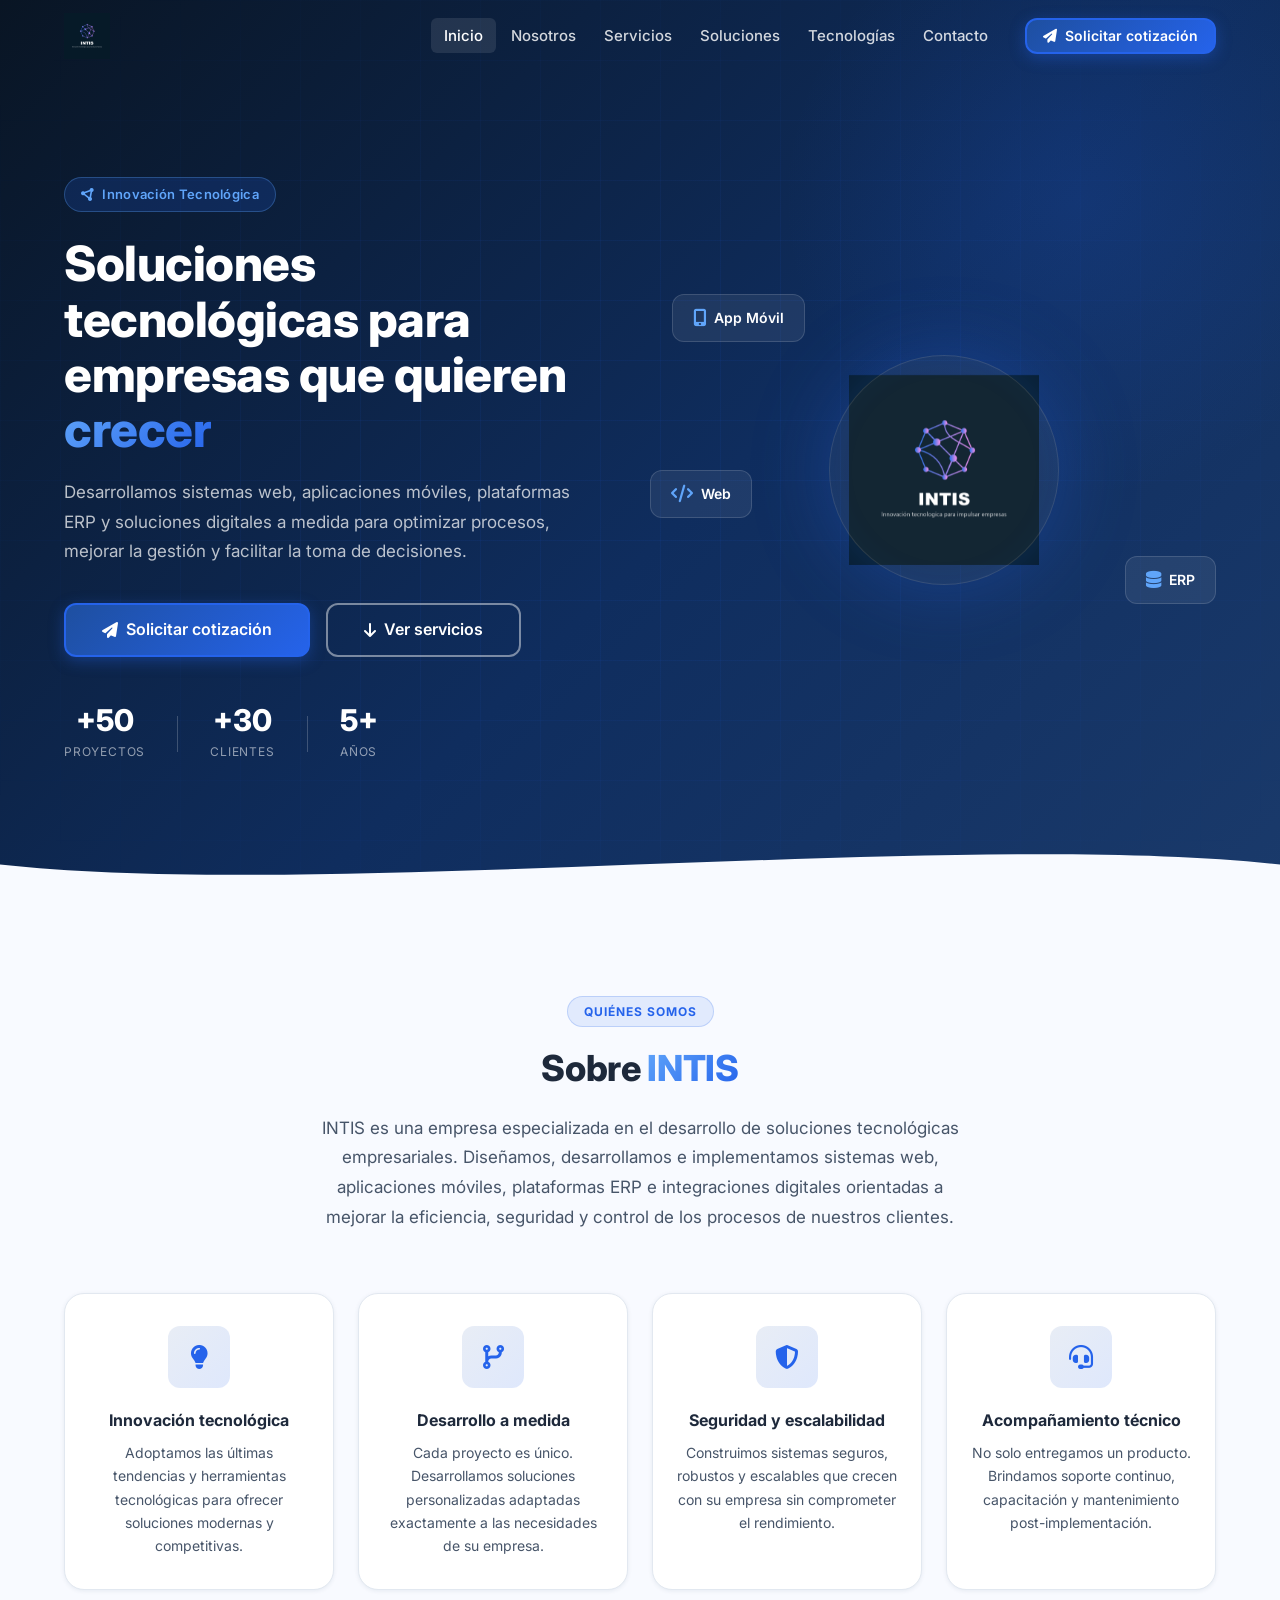
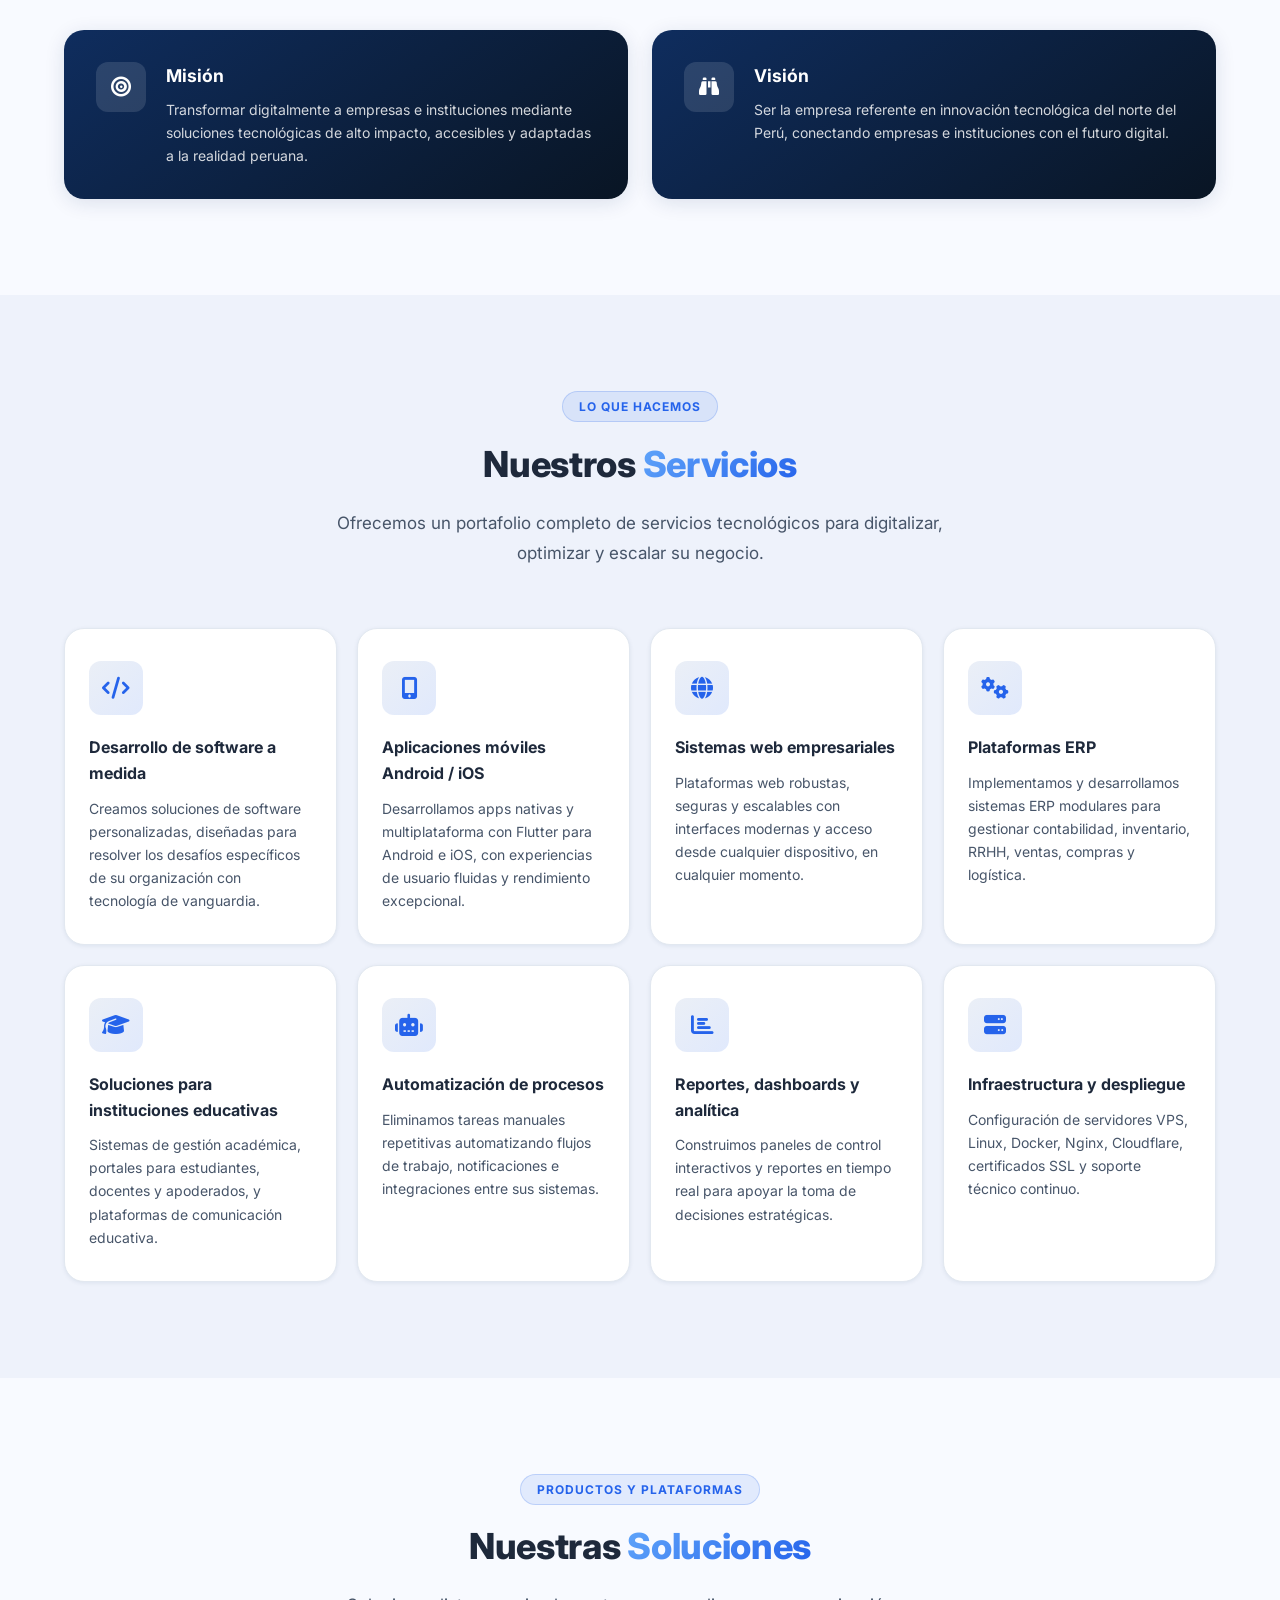
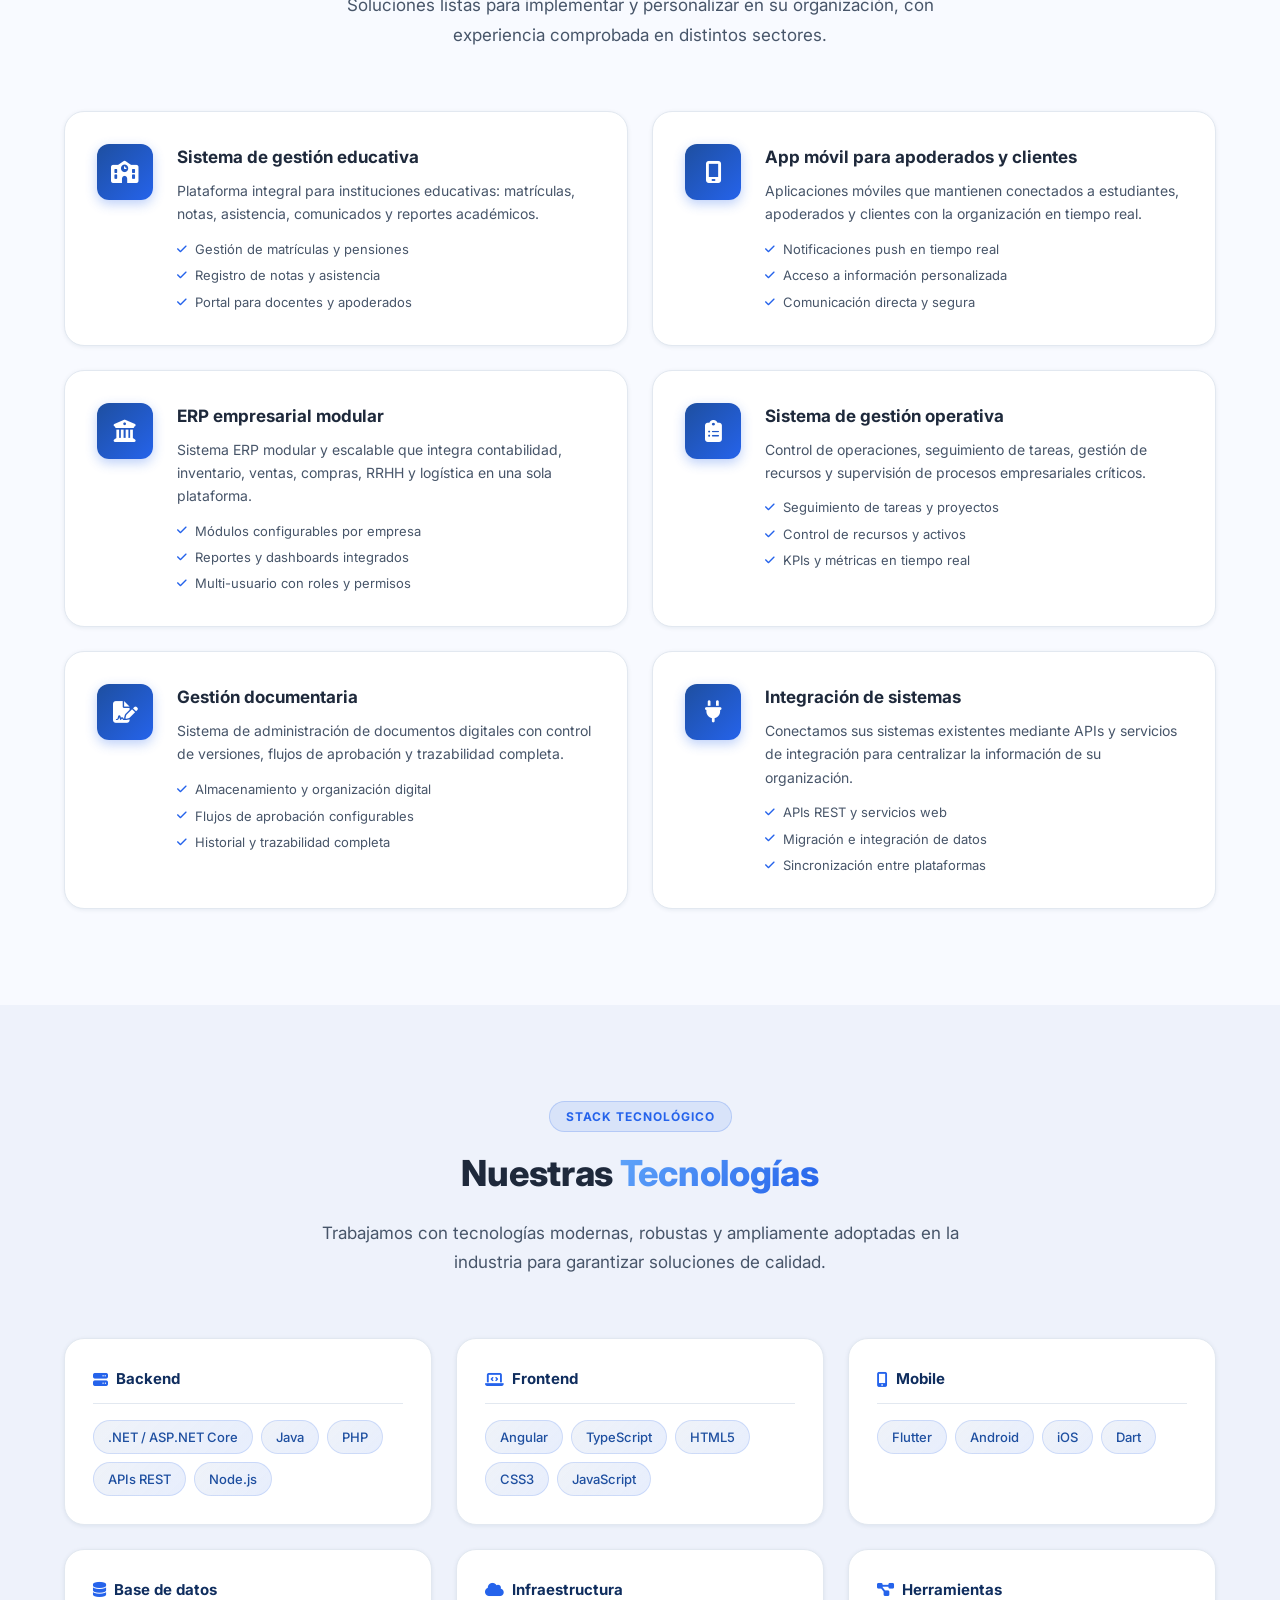
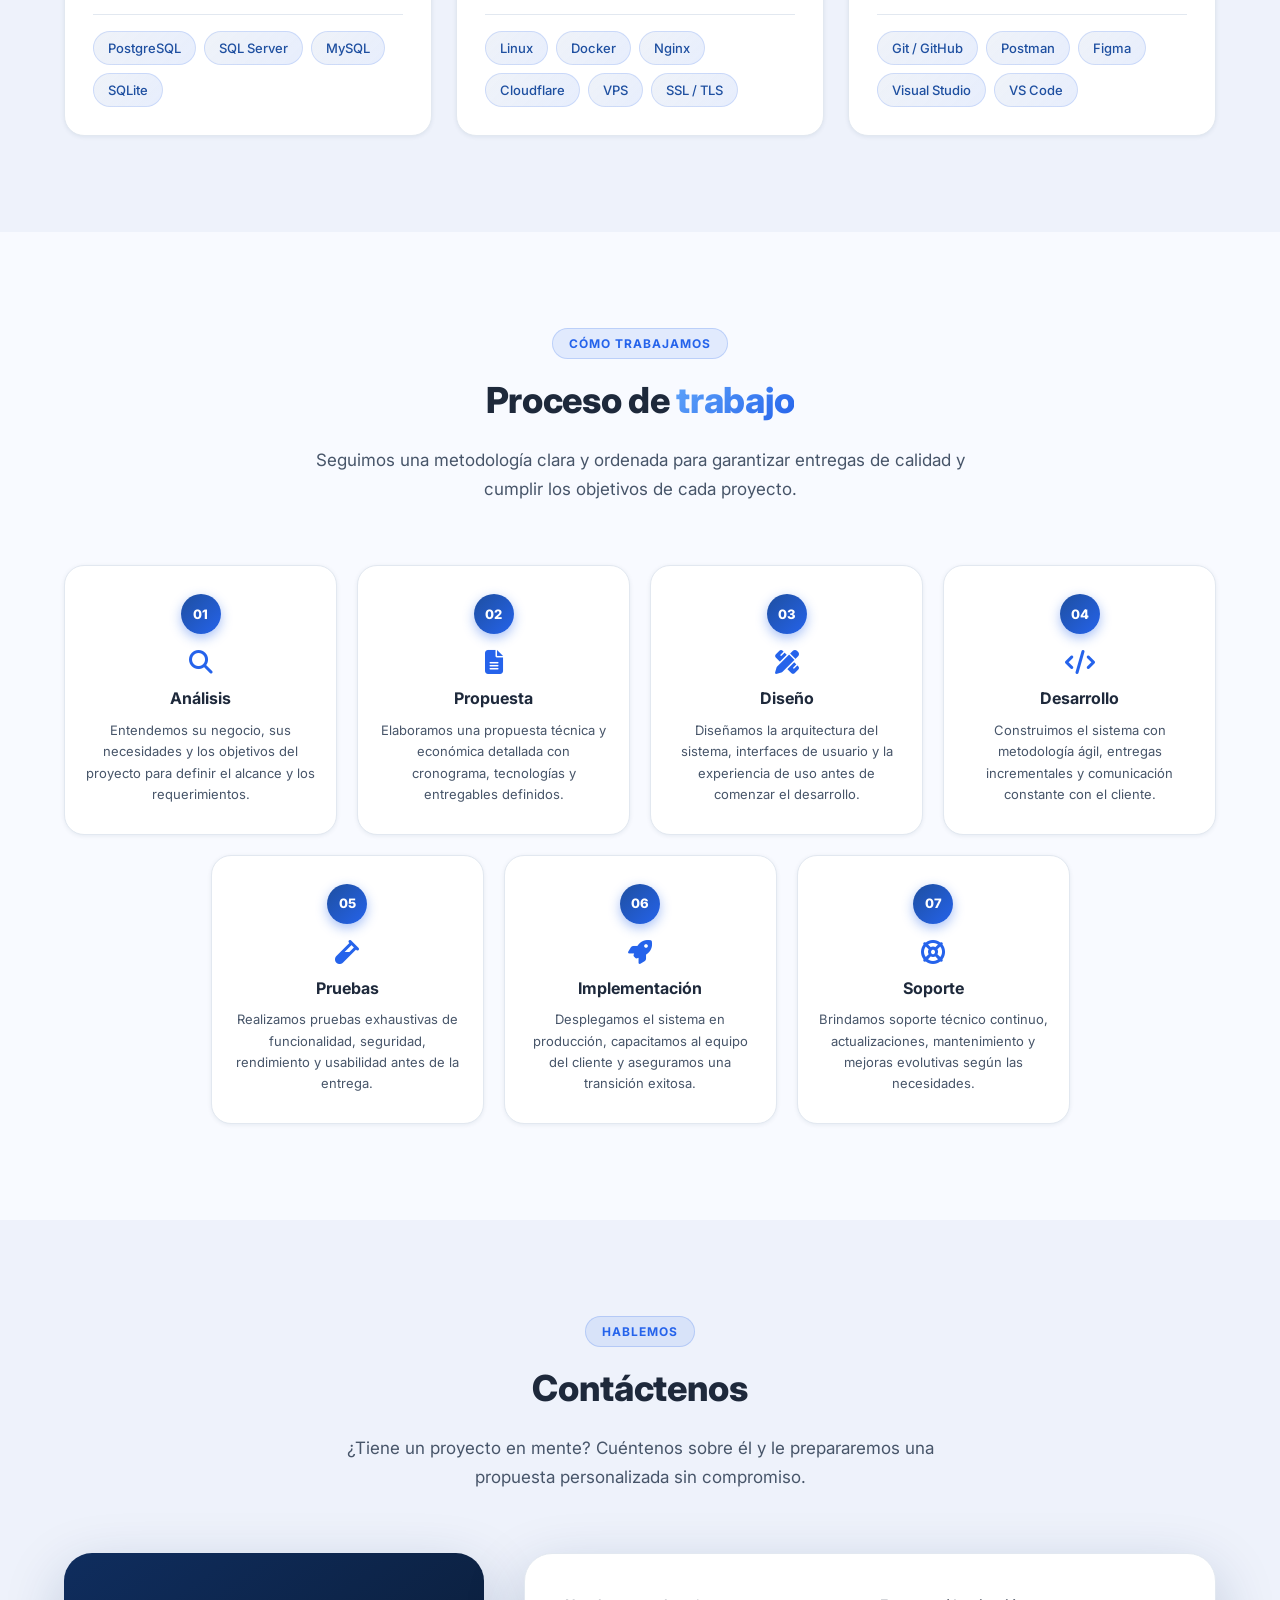
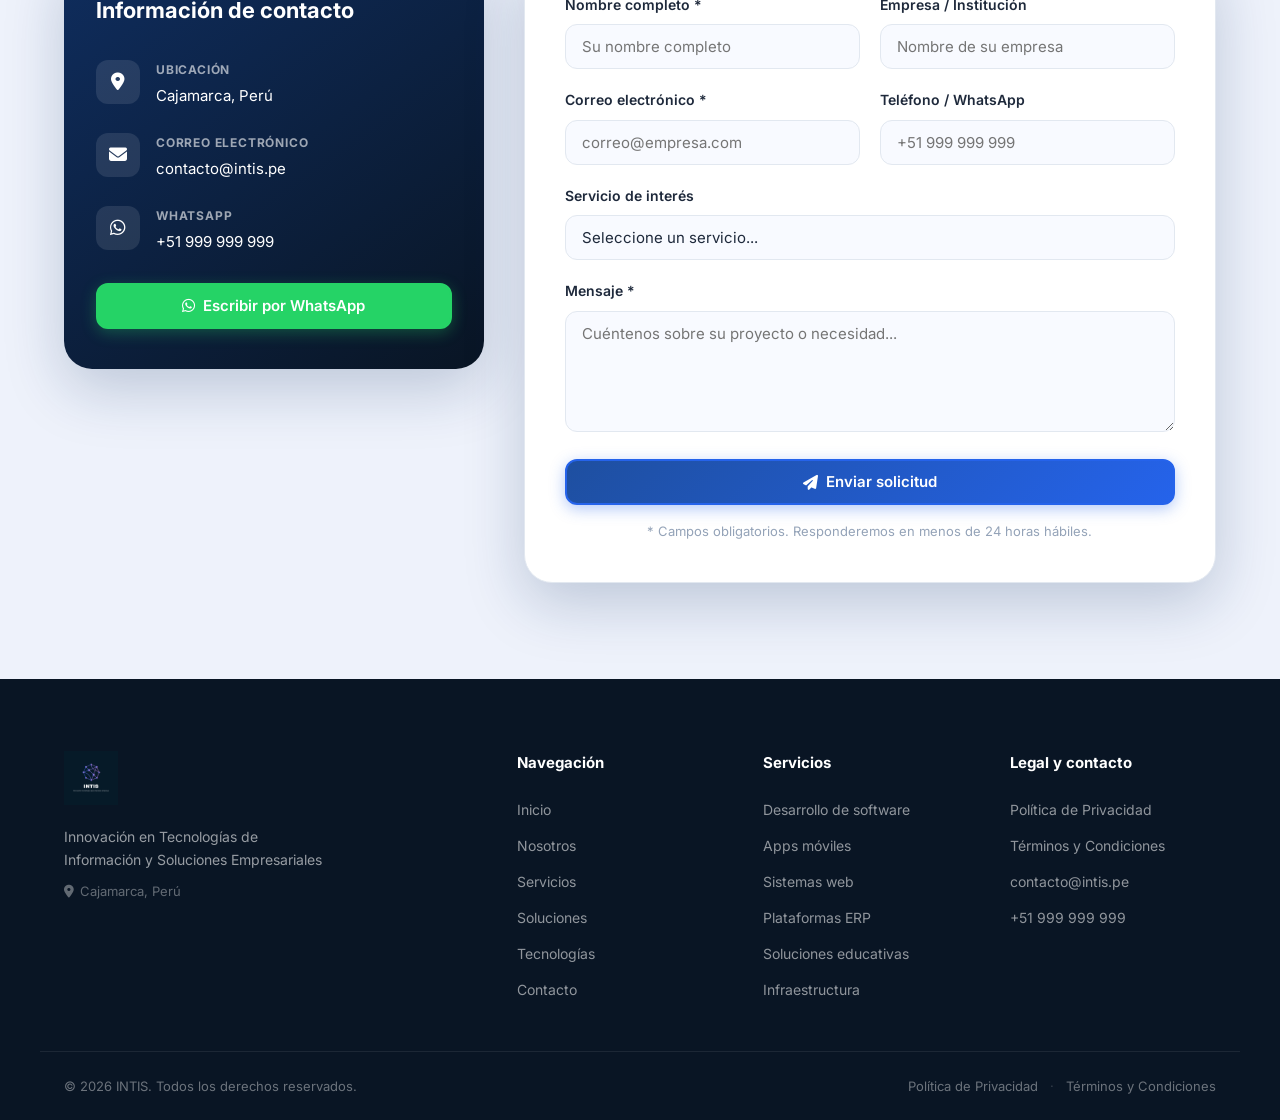
<file: index.html>
<!DOCTYPE html>
<html lang="es">
<head>
    <meta charset="UTF-8">
    <meta name="viewport" content="width=device-width, initial-scale=1.0">

    <!-- SEO primario -->
    <title>INTIS | Soluciones Tecnológicas Empresariales — Cajamarca, Perú</title>
    <meta name="description" content="Desarrollo de software a medida, aplicaciones móviles, sistemas web, ERP y soluciones digitales para empresas e instituciones en Cajamarca, Perú.">
    <meta name="keywords" content="desarrollo de software, apps móviles, ERP, sistemas web, transformación digital, Cajamarca, Perú, INTIS, INIS, Flutter, Angular, .NET">
    <meta name="author" content="INTIS">
    <meta name="robots" content="index, follow">
    <link rel="canonical" href="https://www.intis.pe">

    <!-- Open Graph -->
    <meta property="og:type"        content="website">
    <meta property="og:url"         content="https://www.intis.pe">
    <meta property="og:title"       content="INTIS | Soluciones Tecnológicas Empresariales">
    <meta property="og:description" content="Desarrollamos sistemas web, aplicaciones móviles, plataformas ERP y soluciones digitales a medida para optimizar los procesos de su empresa.">
    <meta property="og:image"       content="https://www.intis.pe/assets/og-image.png">
    <meta property="og:locale"      content="es_PE">
    <meta property="og:site_name"   content="INTIS">

    <!-- Twitter Card -->
    <meta name="twitter:card"        content="summary_large_image">
    <meta name="twitter:title"       content="INTIS | Soluciones Tecnológicas Empresariales">
    <meta name="twitter:description" content="Desarrollamos sistemas web, apps móviles y plataformas ERP para empresas que quieren crecer.">
    <meta name="twitter:image"       content="https://www.intis.pe/assets/og-image.png">

    <!-- Favicon -->
    <link rel="icon" type="image/png" sizes="32x32" href="assets/logo.png">
    <link rel="apple-touch-icon"     href="assets/logo.png">

    <!-- Preconnect fonts -->
    <link rel="preconnect" href="https://fonts.googleapis.com">
    <link rel="preconnect" href="https://fonts.gstatic.com" crossorigin>
    <link href="https://fonts.googleapis.com/css2?family=Inter:wght@300;400;500;600;700;800;900&display=swap" rel="stylesheet">

    <!-- Font Awesome -->
    <link rel="stylesheet" href="https://cdnjs.cloudflare.com/ajax/libs/font-awesome/6.4.0/css/all.min.css">

    <!-- Estilos -->
    <link rel="stylesheet" href="css/styles.css">
</head>
<body>

<!-- ============================================================
     HEADER / NAVEGACIÓN
     ============================================================ -->
<header class="header" id="header">
    <nav class="nav container" role="navigation" aria-label="Navegación principal">
        <a href="index.html" class="nav__logo" aria-label="INTIS — Inicio">
            <img src="assets/logo.png" alt="INTIS Logo" class="nav__logo-img">
        </a>

        <ul class="nav__menu" id="nav-menu" role="list">
            <li class="nav__item"><a href="#inicio"      class="nav__link active">Inicio</a></li>
            <li class="nav__item"><a href="#nosotros"    class="nav__link">Nosotros</a></li>
            <li class="nav__item"><a href="#servicios"   class="nav__link">Servicios</a></li>
            <li class="nav__item"><a href="#soluciones"  class="nav__link">Soluciones</a></li>
            <li class="nav__item"><a href="#tecnologias" class="nav__link">Tecnologías</a></li>
            <li class="nav__item"><a href="#contacto"    class="nav__link">Contacto</a></li>
        </ul>

        <div class="nav__actions">
            <a href="#contacto" class="btn btn--primary btn--sm">
                <i class="fas fa-paper-plane" aria-hidden="true"></i> Solicitar cotización
            </a>
            <button class="nav__toggle" id="nav-toggle" aria-label="Abrir menú" aria-expanded="false">
                <span></span><span></span><span></span>
            </button>
        </div>
    </nav>
</header>

<main id="main-content">

<!-- ============================================================
     HERO
     ============================================================ -->
<section class="hero" id="inicio" aria-label="Presentación principal">
    <div class="hero__bg" aria-hidden="true">
        <div class="hero__grid"></div>
        <div class="hero__glow"></div>
    </div>

    <div class="container hero__content">
        <!-- Texto -->
        <div class="hero__text">
            <span class="hero__badge">
                <i class="fas fa-circle-nodes" aria-hidden="true"></i>
                Innovación Tecnológica
            </span>
            <h1 class="hero__title">
                Soluciones tecnológicas para empresas que quieren
                <span class="highlight">crecer</span>
            </h1>
            <p class="hero__subtitle">
                Desarrollamos sistemas web, aplicaciones móviles, plataformas ERP y soluciones digitales a medida para optimizar procesos, mejorar la gestión y facilitar la toma de decisiones.
            </p>
            <div class="hero__btns">
                <a href="#contacto" class="btn btn--primary btn--lg">
                    <i class="fas fa-paper-plane" aria-hidden="true"></i> Solicitar cotización
                </a>
                <a href="#servicios" class="btn btn--outline btn--lg">
                    <i class="fas fa-arrow-down" aria-hidden="true"></i> Ver servicios
                </a>
            </div>
            <div class="hero__stats" aria-label="Estadísticas de la empresa">
                <div class="hero__stat">
                    <span class="hero__stat-number">+50</span>
                    <span class="hero__stat-label">Proyectos</span>
                </div>
                <div class="hero__stat-divider" aria-hidden="true"></div>
                <div class="hero__stat">
                    <span class="hero__stat-number">+30</span>
                    <span class="hero__stat-label">Clientes</span>
                </div>
                <div class="hero__stat-divider" aria-hidden="true"></div>
                <div class="hero__stat">
                    <span class="hero__stat-number">5+</span>
                    <span class="hero__stat-label">Años</span>
                </div>
            </div>
        </div>

        <!-- Visual decorativo (desktop) -->
        <div class="hero__visual" aria-hidden="true">
            <div class="hero__card-float hero__card-float--1">
                <i class="fas fa-mobile-screen-button"></i>
                <span>App Móvil</span>
            </div>
            <div class="hero__card-float hero__card-float--2">
                <i class="fas fa-database"></i>
                <span>ERP</span>
            </div>
            <div class="hero__card-float hero__card-float--3">
                <i class="fas fa-code"></i>
                <span>Web</span>
            </div>
            <div class="hero__logo-center">
                <img src="assets/logo.png" alt="INTIS" class="hero__logo">
            </div>
        </div>
    </div>

    <div class="hero__wave" aria-hidden="true">
        <svg viewBox="0 0 1440 80" preserveAspectRatio="none" xmlns="http://www.w3.org/2000/svg">
            <path d="M0,40 C360,80 1080,0 1440,40 L1440,80 L0,80 Z" fill="#f8faff"/>
        </svg>
    </div>
</section>

<!-- ============================================================
     NOSOTROS
     ============================================================ -->
<section class="section" id="nosotros">
    <div class="container">
        <header class="section__header">
            <span class="section__badge">Quiénes somos</span>
            <h2 class="section__title">Sobre <span class="highlight">INTIS</span></h2>
            <p class="section__subtitle">
                INTIS es una empresa especializada en el desarrollo de soluciones tecnológicas empresariales. Diseñamos, desarrollamos e implementamos sistemas web, aplicaciones móviles, plataformas ERP e integraciones digitales orientadas a mejorar la eficiencia, seguridad y control de los procesos de nuestros clientes.
            </p>
        </header>

        <div class="about__grid">
            <div class="about__card reveal">
                <div class="about__icon">
                    <i class="fas fa-lightbulb" aria-hidden="true"></i>
                </div>
                <h3>Innovación tecnológica</h3>
                <p>Adoptamos las últimas tendencias y herramientas tecnológicas para ofrecer soluciones modernas y competitivas.</p>
            </div>
            <div class="about__card reveal">
                <div class="about__icon">
                    <i class="fas fa-code-branch" aria-hidden="true"></i>
                </div>
                <h3>Desarrollo a medida</h3>
                <p>Cada proyecto es único. Desarrollamos soluciones personalizadas adaptadas exactamente a las necesidades de su empresa.</p>
            </div>
            <div class="about__card reveal">
                <div class="about__icon">
                    <i class="fas fa-shield-halved" aria-hidden="true"></i>
                </div>
                <h3>Seguridad y escalabilidad</h3>
                <p>Construimos sistemas seguros, robustos y escalables que crecen con su empresa sin comprometer el rendimiento.</p>
            </div>
            <div class="about__card reveal">
                <div class="about__icon">
                    <i class="fas fa-headset" aria-hidden="true"></i>
                </div>
                <h3>Acompañamiento técnico</h3>
                <p>No solo entregamos un producto. Brindamos soporte continuo, capacitación y mantenimiento post-implementación.</p>
            </div>
        </div>

        <div class="about__mission">
            <div class="about__mission-item reveal">
                <div class="about__mission-icon">
                    <i class="fas fa-bullseye" aria-hidden="true"></i>
                </div>
                <div>
                    <h3>Misión</h3>
                    <p>Transformar digitalmente a empresas e instituciones mediante soluciones tecnológicas de alto impacto, accesibles y adaptadas a la realidad peruana.</p>
                </div>
            </div>
            <div class="about__mission-item reveal">
                <div class="about__mission-icon">
                    <i class="fas fa-binoculars" aria-hidden="true"></i>
                </div>
                <div>
                    <h3>Visión</h3>
                    <p>Ser la empresa referente en innovación tecnológica del norte del Perú, conectando empresas e instituciones con el futuro digital.</p>
                </div>
            </div>
        </div>
    </div>
</section>

<!-- ============================================================
     SERVICIOS
     ============================================================ -->
<section class="section section--alt" id="servicios">
    <div class="container">
        <header class="section__header">
            <span class="section__badge">Lo que hacemos</span>
            <h2 class="section__title">Nuestros <span class="highlight">Servicios</span></h2>
            <p class="section__subtitle">Ofrecemos un portafolio completo de servicios tecnológicos para digitalizar, optimizar y escalar su negocio.</p>
        </header>

        <div class="services__grid">
            <div class="service__card reveal">
                <div class="service__icon"><i class="fas fa-code" aria-hidden="true"></i></div>
                <h3>Desarrollo de software a medida</h3>
                <p>Creamos soluciones de software personalizadas, diseñadas para resolver los desafíos específicos de su organización con tecnología de vanguardia.</p>
            </div>
            <div class="service__card reveal">
                <div class="service__icon"><i class="fas fa-mobile-screen-button" aria-hidden="true"></i></div>
                <h3>Aplicaciones móviles Android / iOS</h3>
                <p>Desarrollamos apps nativas y multiplataforma con Flutter para Android e iOS, con experiencias de usuario fluidas y rendimiento excepcional.</p>
            </div>
            <div class="service__card reveal">
                <div class="service__icon"><i class="fas fa-globe" aria-hidden="true"></i></div>
                <h3>Sistemas web empresariales</h3>
                <p>Plataformas web robustas, seguras y escalables con interfaces modernas y acceso desde cualquier dispositivo, en cualquier momento.</p>
            </div>
            <div class="service__card reveal">
                <div class="service__icon"><i class="fas fa-cogs" aria-hidden="true"></i></div>
                <h3>Plataformas ERP</h3>
                <p>Implementamos y desarrollamos sistemas ERP modulares para gestionar contabilidad, inventario, RRHH, ventas, compras y logística.</p>
            </div>
            <div class="service__card reveal">
                <div class="service__icon"><i class="fas fa-graduation-cap" aria-hidden="true"></i></div>
                <h3>Soluciones para instituciones educativas</h3>
                <p>Sistemas de gestión académica, portales para estudiantes, docentes y apoderados, y plataformas de comunicación educativa.</p>
            </div>
            <div class="service__card reveal">
                <div class="service__icon"><i class="fas fa-robot" aria-hidden="true"></i></div>
                <h3>Automatización de procesos</h3>
                <p>Eliminamos tareas manuales repetitivas automatizando flujos de trabajo, notificaciones e integraciones entre sus sistemas.</p>
            </div>
            <div class="service__card reveal">
                <div class="service__icon"><i class="fas fa-chart-bar" aria-hidden="true"></i></div>
                <h3>Reportes, dashboards y analítica</h3>
                <p>Construimos paneles de control interactivos y reportes en tiempo real para apoyar la toma de decisiones estratégicas.</p>
            </div>
            <div class="service__card reveal">
                <div class="service__icon"><i class="fas fa-server" aria-hidden="true"></i></div>
                <h3>Infraestructura y despliegue</h3>
                <p>Configuración de servidores VPS, Linux, Docker, Nginx, Cloudflare, certificados SSL y soporte técnico continuo.</p>
            </div>
        </div>
    </div>
</section>

<!-- ============================================================
     SOLUCIONES
     ============================================================ -->
<section class="section" id="soluciones">
    <div class="container">
        <header class="section__header">
            <span class="section__badge">Productos y plataformas</span>
            <h2 class="section__title">Nuestras <span class="highlight">Soluciones</span></h2>
            <p class="section__subtitle">Soluciones listas para implementar y personalizar en su organización, con experiencia comprobada en distintos sectores.</p>
        </header>

        <div class="solutions__grid">
            <div class="solution__item reveal">
                <div class="solution__icon"><i class="fas fa-school" aria-hidden="true"></i></div>
                <div class="solution__content">
                    <h3>Sistema de gestión educativa</h3>
                    <p>Plataforma integral para instituciones educativas: matrículas, notas, asistencia, comunicados y reportes académicos.</p>
                    <ul class="solution__features">
                        <li><i class="fas fa-check" aria-hidden="true"></i> Gestión de matrículas y pensiones</li>
                        <li><i class="fas fa-check" aria-hidden="true"></i> Registro de notas y asistencia</li>
                        <li><i class="fas fa-check" aria-hidden="true"></i> Portal para docentes y apoderados</li>
                    </ul>
                </div>
            </div>

            <div class="solution__item reveal">
                <div class="solution__icon"><i class="fas fa-mobile-screen" aria-hidden="true"></i></div>
                <div class="solution__content">
                    <h3>App móvil para apoderados y clientes</h3>
                    <p>Aplicaciones móviles que mantienen conectados a estudiantes, apoderados y clientes con la organización en tiempo real.</p>
                    <ul class="solution__features">
                        <li><i class="fas fa-check" aria-hidden="true"></i> Notificaciones push en tiempo real</li>
                        <li><i class="fas fa-check" aria-hidden="true"></i> Acceso a información personalizada</li>
                        <li><i class="fas fa-check" aria-hidden="true"></i> Comunicación directa y segura</li>
                    </ul>
                </div>
            </div>

            <div class="solution__item reveal">
                <div class="solution__icon"><i class="fas fa-building-columns" aria-hidden="true"></i></div>
                <div class="solution__content">
                    <h3>ERP empresarial modular</h3>
                    <p>Sistema ERP modular y escalable que integra contabilidad, inventario, ventas, compras, RRHH y logística en una sola plataforma.</p>
                    <ul class="solution__features">
                        <li><i class="fas fa-check" aria-hidden="true"></i> Módulos configurables por empresa</li>
                        <li><i class="fas fa-check" aria-hidden="true"></i> Reportes y dashboards integrados</li>
                        <li><i class="fas fa-check" aria-hidden="true"></i> Multi-usuario con roles y permisos</li>
                    </ul>
                </div>
            </div>

            <div class="solution__item reveal">
                <div class="solution__icon"><i class="fas fa-clipboard-list" aria-hidden="true"></i></div>
                <div class="solution__content">
                    <h3>Sistema de gestión operativa</h3>
                    <p>Control de operaciones, seguimiento de tareas, gestión de recursos y supervisión de procesos empresariales críticos.</p>
                    <ul class="solution__features">
                        <li><i class="fas fa-check" aria-hidden="true"></i> Seguimiento de tareas y proyectos</li>
                        <li><i class="fas fa-check" aria-hidden="true"></i> Control de recursos y activos</li>
                        <li><i class="fas fa-check" aria-hidden="true"></i> KPIs y métricas en tiempo real</li>
                    </ul>
                </div>
            </div>

            <div class="solution__item reveal">
                <div class="solution__icon"><i class="fas fa-file-signature" aria-hidden="true"></i></div>
                <div class="solution__content">
                    <h3>Gestión documentaria</h3>
                    <p>Sistema de administración de documentos digitales con control de versiones, flujos de aprobación y trazabilidad completa.</p>
                    <ul class="solution__features">
                        <li><i class="fas fa-check" aria-hidden="true"></i> Almacenamiento y organización digital</li>
                        <li><i class="fas fa-check" aria-hidden="true"></i> Flujos de aprobación configurables</li>
                        <li><i class="fas fa-check" aria-hidden="true"></i> Historial y trazabilidad completa</li>
                    </ul>
                </div>
            </div>

            <div class="solution__item reveal">
                <div class="solution__icon"><i class="fas fa-plug" aria-hidden="true"></i></div>
                <div class="solution__content">
                    <h3>Integración de sistemas</h3>
                    <p>Conectamos sus sistemas existentes mediante APIs y servicios de integración para centralizar la información de su organización.</p>
                    <ul class="solution__features">
                        <li><i class="fas fa-check" aria-hidden="true"></i> APIs REST y servicios web</li>
                        <li><i class="fas fa-check" aria-hidden="true"></i> Migración e integración de datos</li>
                        <li><i class="fas fa-check" aria-hidden="true"></i> Sincronización entre plataformas</li>
                    </ul>
                </div>
            </div>
        </div>
    </div>
</section>

<!-- ============================================================
     TECNOLOGÍAS
     ============================================================ -->
<section class="section section--alt" id="tecnologias">
    <div class="container">
        <header class="section__header">
            <span class="section__badge">Stack tecnológico</span>
            <h2 class="section__title">Nuestras <span class="highlight">Tecnologías</span></h2>
            <p class="section__subtitle">Trabajamos con tecnologías modernas, robustas y ampliamente adoptadas en la industria para garantizar soluciones de calidad.</p>
        </header>

        <div class="tech__groups">
            <div class="tech__group reveal">
                <h3 class="tech__group-title"><i class="fas fa-server" aria-hidden="true"></i> Backend</h3>
                <div class="tech__tags">
                    <span class="tech__tag">.NET / ASP.NET Core</span>
                    <span class="tech__tag">Java</span>
                    <span class="tech__tag">PHP</span>
                    <span class="tech__tag">APIs REST</span>
                    <span class="tech__tag">Node.js</span>
                </div>
            </div>
            <div class="tech__group reveal">
                <h3 class="tech__group-title"><i class="fas fa-laptop-code" aria-hidden="true"></i> Frontend</h3>
                <div class="tech__tags">
                    <span class="tech__tag">Angular</span>
                    <span class="tech__tag">TypeScript</span>
                    <span class="tech__tag">HTML5</span>
                    <span class="tech__tag">CSS3</span>
                    <span class="tech__tag">JavaScript</span>
                </div>
            </div>
            <div class="tech__group reveal">
                <h3 class="tech__group-title"><i class="fas fa-mobile-screen-button" aria-hidden="true"></i> Mobile</h3>
                <div class="tech__tags">
                    <span class="tech__tag">Flutter</span>
                    <span class="tech__tag">Android</span>
                    <span class="tech__tag">iOS</span>
                    <span class="tech__tag">Dart</span>
                </div>
            </div>
            <div class="tech__group reveal">
                <h3 class="tech__group-title"><i class="fas fa-database" aria-hidden="true"></i> Base de datos</h3>
                <div class="tech__tags">
                    <span class="tech__tag">PostgreSQL</span>
                    <span class="tech__tag">SQL Server</span>
                    <span class="tech__tag">MySQL</span>
                    <span class="tech__tag">SQLite</span>
                </div>
            </div>
            <div class="tech__group reveal">
                <h3 class="tech__group-title"><i class="fas fa-cloud" aria-hidden="true"></i> Infraestructura</h3>
                <div class="tech__tags">
                    <span class="tech__tag">Linux</span>
                    <span class="tech__tag">Docker</span>
                    <span class="tech__tag">Nginx</span>
                    <span class="tech__tag">Cloudflare</span>
                    <span class="tech__tag">VPS</span>
                    <span class="tech__tag">SSL / TLS</span>
                </div>
            </div>
            <div class="tech__group reveal">
                <h3 class="tech__group-title"><i class="fas fa-diagram-project" aria-hidden="true"></i> Herramientas</h3>
                <div class="tech__tags">
                    <span class="tech__tag">Git / GitHub</span>
                    <span class="tech__tag">Postman</span>
                    <span class="tech__tag">Figma</span>
                    <span class="tech__tag">Visual Studio</span>
                    <span class="tech__tag">VS Code</span>
                </div>
            </div>
        </div>
    </div>
</section>

<!-- ============================================================
     PROCESO DE TRABAJO
     ============================================================ -->
<section class="section" id="proceso">
    <div class="container">
        <header class="section__header">
            <span class="section__badge">Cómo trabajamos</span>
            <h2 class="section__title">Proceso de <span class="highlight">trabajo</span></h2>
            <p class="section__subtitle">Seguimos una metodología clara y ordenada para garantizar entregas de calidad y cumplir los objetivos de cada proyecto.</p>
        </header>

        <div class="process__steps">
            <div class="process__step reveal">
                <div class="process__number">01</div>
                <i class="fas fa-magnifying-glass process__icon" aria-hidden="true"></i>
                <h3>Análisis</h3>
                <p>Entendemos su negocio, sus necesidades y los objetivos del proyecto para definir el alcance y los requerimientos.</p>
            </div>
            <div class="process__step reveal">
                <div class="process__number">02</div>
                <i class="fas fa-file-lines process__icon" aria-hidden="true"></i>
                <h3>Propuesta</h3>
                <p>Elaboramos una propuesta técnica y económica detallada con cronograma, tecnologías y entregables definidos.</p>
            </div>
            <div class="process__step reveal">
                <div class="process__number">03</div>
                <i class="fas fa-pen-ruler process__icon" aria-hidden="true"></i>
                <h3>Diseño</h3>
                <p>Diseñamos la arquitectura del sistema, interfaces de usuario y la experiencia de uso antes de comenzar el desarrollo.</p>
            </div>
            <div class="process__step reveal">
                <div class="process__number">04</div>
                <i class="fas fa-code process__icon" aria-hidden="true"></i>
                <h3>Desarrollo</h3>
                <p>Construimos el sistema con metodología ágil, entregas incrementales y comunicación constante con el cliente.</p>
            </div>
            <div class="process__step reveal">
                <div class="process__number">05</div>
                <i class="fas fa-vial process__icon" aria-hidden="true"></i>
                <h3>Pruebas</h3>
                <p>Realizamos pruebas exhaustivas de funcionalidad, seguridad, rendimiento y usabilidad antes de la entrega.</p>
            </div>
            <div class="process__step reveal">
                <div class="process__number">06</div>
                <i class="fas fa-rocket process__icon" aria-hidden="true"></i>
                <h3>Implementación</h3>
                <p>Desplegamos el sistema en producción, capacitamos al equipo del cliente y aseguramos una transición exitosa.</p>
            </div>
            <div class="process__step reveal">
                <div class="process__number">07</div>
                <i class="fas fa-life-ring process__icon" aria-hidden="true"></i>
                <h3>Soporte</h3>
                <p>Brindamos soporte técnico continuo, actualizaciones, mantenimiento y mejoras evolutivas según las necesidades.</p>
            </div>
        </div>
    </div>
</section>

<!-- ============================================================
     CONTACTO
     ============================================================ -->
<section class="section section--alt" id="contacto">
    <div class="container">
        <header class="section__header">
            <span class="section__badge">Hablemos</span>
            <h2 class="section__title">Contáctenos</h2>
            <p class="section__subtitle">¿Tiene un proyecto en mente? Cuéntenos sobre él y le prepararemos una propuesta personalizada sin compromiso.</p>
        </header>

        <div class="contact__wrapper">
            <!-- Info -->
            <div class="contact__info">
                <h3>Información de contacto</h3>
                <div class="contact__info-items">
                    <div class="contact__info-item">
                        <div class="contact__info-icon">
                            <i class="fas fa-location-dot" aria-hidden="true"></i>
                        </div>
                        <div>
                            <strong>Ubicación</strong>
                            <span>Cajamarca, Perú</span>
                        </div>
                    </div>
                    <div class="contact__info-item">
                        <div class="contact__info-icon">
                            <i class="fas fa-envelope" aria-hidden="true"></i>
                        </div>
                        <div>
                            <strong>Correo electrónico</strong>
                            <a href="mailto:contacto@intis.pe" data-company-email>contacto@intis.pe</a>
                        </div>
                    </div>
                    <div class="contact__info-item">
                        <div class="contact__info-icon">
                            <i class="fab fa-whatsapp" aria-hidden="true"></i>
                        </div>
                        <div>
                            <strong>WhatsApp</strong>
                            <a href="https://wa.me/51999999999" target="_blank" rel="noopener noreferrer" data-company-whatsapp>+51 999 999 999</a>
                        </div>
                    </div>
                </div>

                <a href="https://wa.me/51999999999"
                   class="btn btn--whatsapp"
                   target="_blank"
                   rel="noopener noreferrer"
                   data-company-whatsapp
                   aria-label="Contactar por WhatsApp">
                    <i class="fab fa-whatsapp" aria-hidden="true"></i> Escribir por WhatsApp
                </a>
            </div>

            <!-- Formulario -->
            <form class="contact__form" id="contact-form" novalidate aria-label="Formulario de contacto">
                <div class="form__row">
                    <div class="form__group">
                        <label for="nombre">Nombre completo <span aria-hidden="true">*</span></label>
                        <input type="text" id="nombre" name="nombre"
                               placeholder="Su nombre completo"
                               required autocomplete="name">
                    </div>
                    <div class="form__group">
                        <label for="empresa">Empresa / Institución</label>
                        <input type="text" id="empresa" name="empresa"
                               placeholder="Nombre de su empresa"
                               autocomplete="organization">
                    </div>
                </div>
                <div class="form__row">
                    <div class="form__group">
                        <label for="correo">Correo electrónico <span aria-hidden="true">*</span></label>
                        <input type="email" id="correo" name="correo"
                               placeholder="correo@empresa.com"
                               required autocomplete="email">
                    </div>
                    <div class="form__group">
                        <label for="telefono">Teléfono / WhatsApp</label>
                        <input type="tel" id="telefono" name="telefono"
                               placeholder="+51 999 999 999"
                               autocomplete="tel">
                    </div>
                </div>
                <div class="form__group">
                    <label for="servicio">Servicio de interés</label>
                    <select id="servicio" name="servicio">
                        <option value="">Seleccione un servicio...</option>
                        <option value="software">Desarrollo de software a medida</option>
                        <option value="movil">Aplicación móvil Android / iOS</option>
                        <option value="web">Sistema web empresarial</option>
                        <option value="erp">Plataforma ERP</option>
                        <option value="educativo">Sistema educativo</option>
                        <option value="automatizacion">Automatización de procesos</option>
                        <option value="infraestructura">Infraestructura y servidores</option>
                        <option value="otro">Otro</option>
                    </select>
                </div>
                <div class="form__group">
                    <label for="mensaje">Mensaje <span aria-hidden="true">*</span></label>
                    <textarea id="mensaje" name="mensaje" rows="5"
                              placeholder="Cuéntenos sobre su proyecto o necesidad..."
                              required></textarea>
                </div>

                <button type="submit" class="btn btn--primary btn--full">
                    <i class="fas fa-paper-plane" aria-hidden="true"></i> Enviar solicitud
                </button>

                <div class="form__success" role="alert">
                    <i class="fas fa-circle-check"></i>
                    ¡Gracias! Hemos recibido su solicitud. Le contactaremos pronto.
                </div>
                <p class="form__note">* Campos obligatorios. Responderemos en menos de 24 horas hábiles.</p>
            </form>
        </div>
    </div>
</section>

</main>

<!-- ============================================================
     FOOTER
     ============================================================ -->
<footer class="footer">
    <div class="footer__main container">
        <div class="footer__brand">
            <a href="index.html" aria-label="INTIS — Inicio">
                <img src="assets/logo.png" alt="INTIS" class="footer__logo">
            </a>
            <p class="footer__tagline">Innovación en Tecnologías de Información y Soluciones Empresariales</p>
            <p class="footer__location"><i class="fas fa-location-dot" aria-hidden="true"></i> Cajamarca, Perú</p>
        </div>

        <div class="footer__col">
            <h4>Navegación</h4>
            <ul>
                <li><a href="#inicio">Inicio</a></li>
                <li><a href="#nosotros">Nosotros</a></li>
                <li><a href="#servicios">Servicios</a></li>
                <li><a href="#soluciones">Soluciones</a></li>
                <li><a href="#tecnologias">Tecnologías</a></li>
                <li><a href="#contacto">Contacto</a></li>
            </ul>
        </div>

        <div class="footer__col">
            <h4>Servicios</h4>
            <ul>
                <li><a href="#servicios">Desarrollo de software</a></li>
                <li><a href="#servicios">Apps móviles</a></li>
                <li><a href="#servicios">Sistemas web</a></li>
                <li><a href="#servicios">Plataformas ERP</a></li>
                <li><a href="#servicios">Soluciones educativas</a></li>
                <li><a href="#servicios">Infraestructura</a></li>
            </ul>
        </div>

        <div class="footer__col">
            <h4>Legal y contacto</h4>
            <ul>
                <li><a href="politica-privacidad.html">Política de Privacidad</a></li>
                <li><a href="terminos-condiciones.html">Términos y Condiciones</a></li>
                <li><a href="mailto:contacto@intis.pe">contacto@intis.pe</a></li>
                <li><a href="https://wa.me/51999999999" target="_blank" rel="noopener noreferrer">+51 999 999 999</a></li>
            </ul>
        </div>
    </div>

    <div class="footer__bottom container">
        <p>&copy; <span id="copyright-year"></span> INTIS. Todos los derechos reservados.</p>
        <nav class="footer__legal" aria-label="Navegación legal">
            <a href="politica-privacidad.html">Política de Privacidad</a>
            <span aria-hidden="true">·</span>
            <a href="terminos-condiciones.html">Términos y Condiciones</a>
        </nav>
    </div>
</footer>

<!-- Back to top -->
<button class="back-to-top" id="back-to-top" aria-label="Volver al inicio">
    <i class="fas fa-arrow-up" aria-hidden="true"></i>
</button>

<script src="js/main.js"></script>
</body>
</html>
</file>
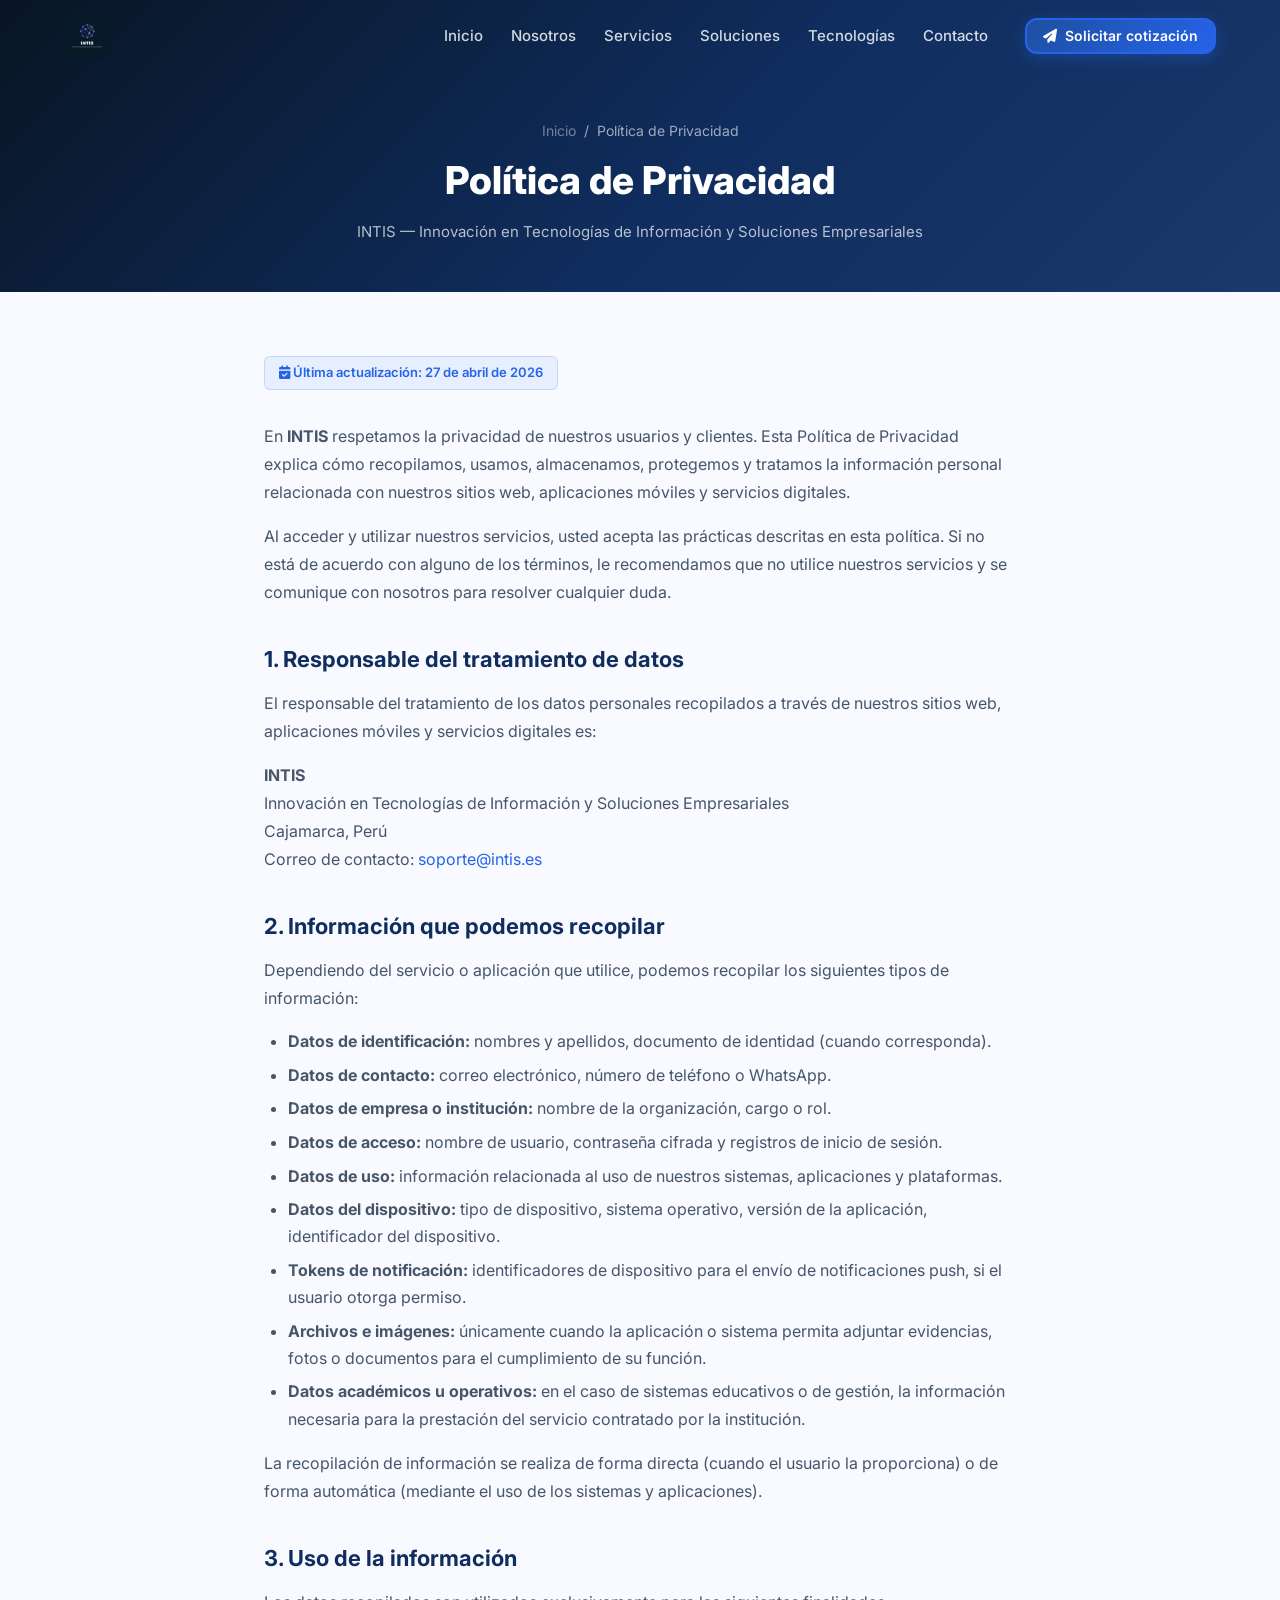
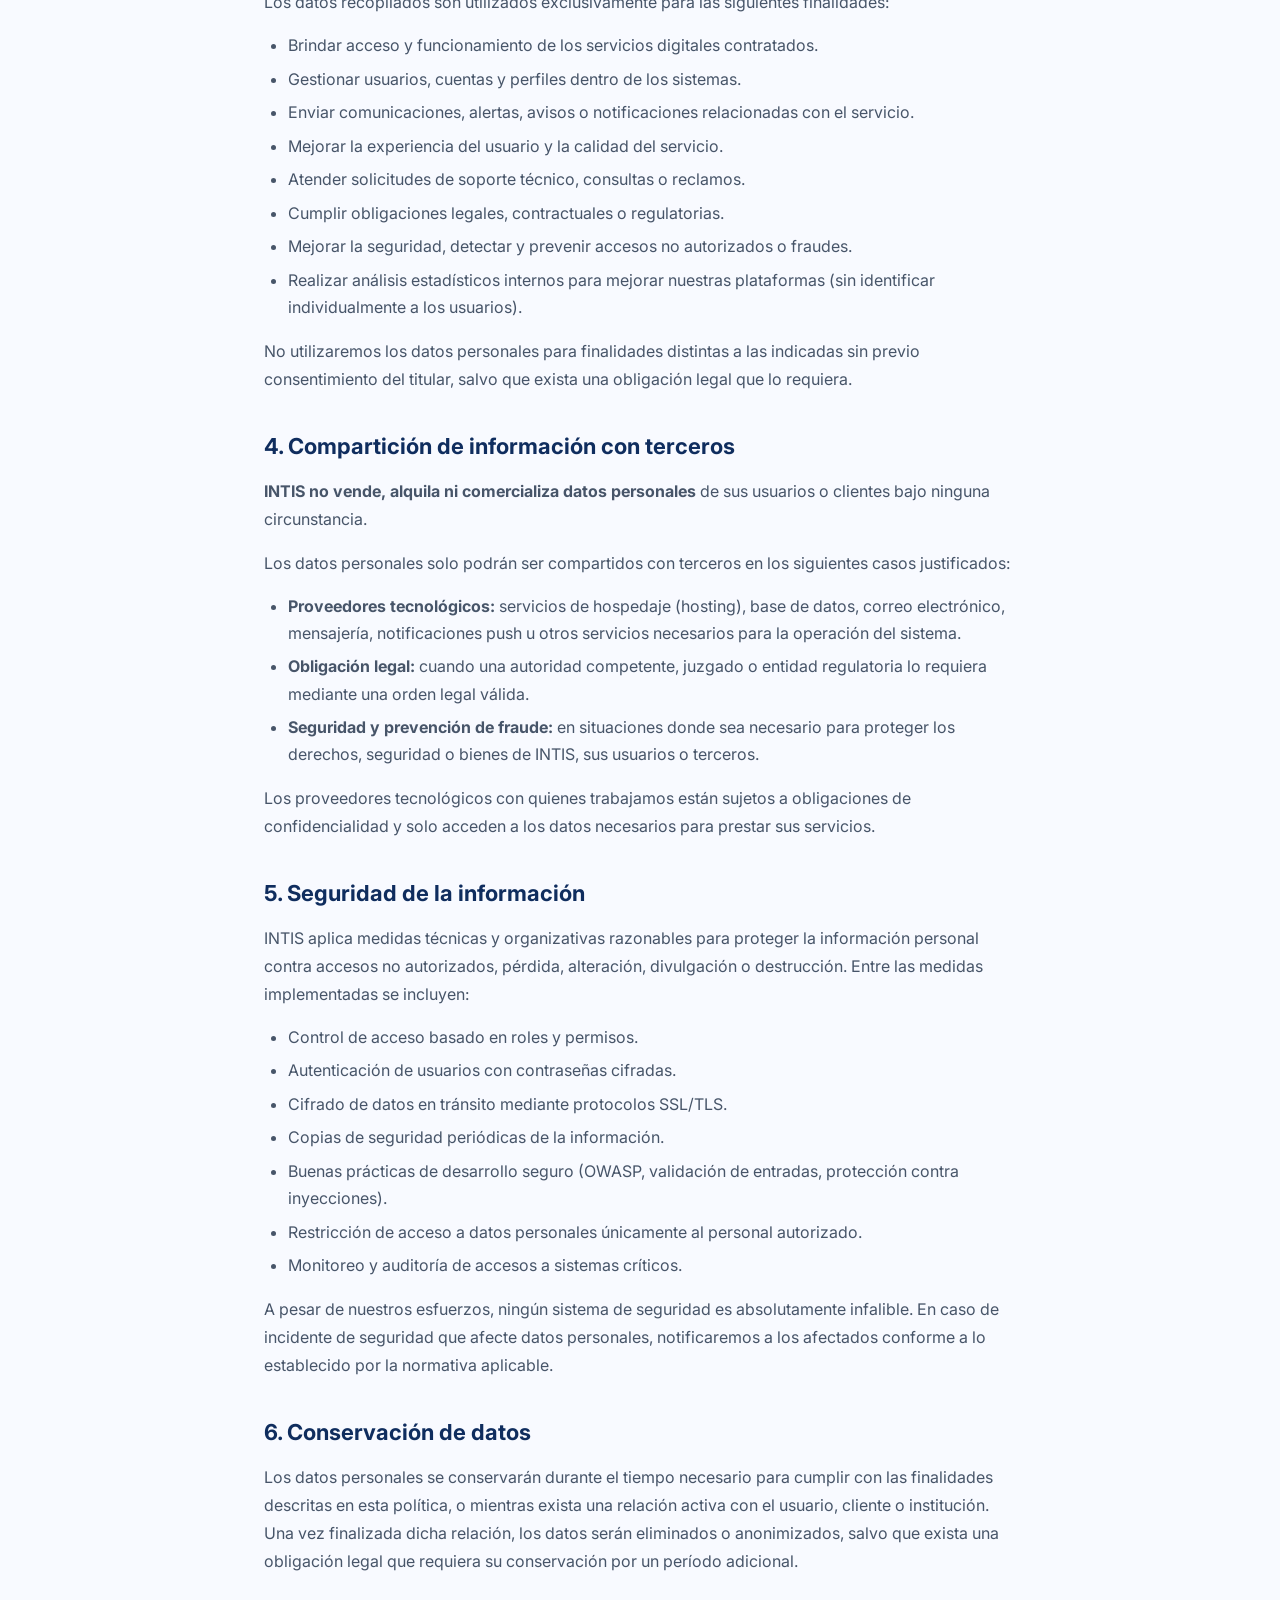
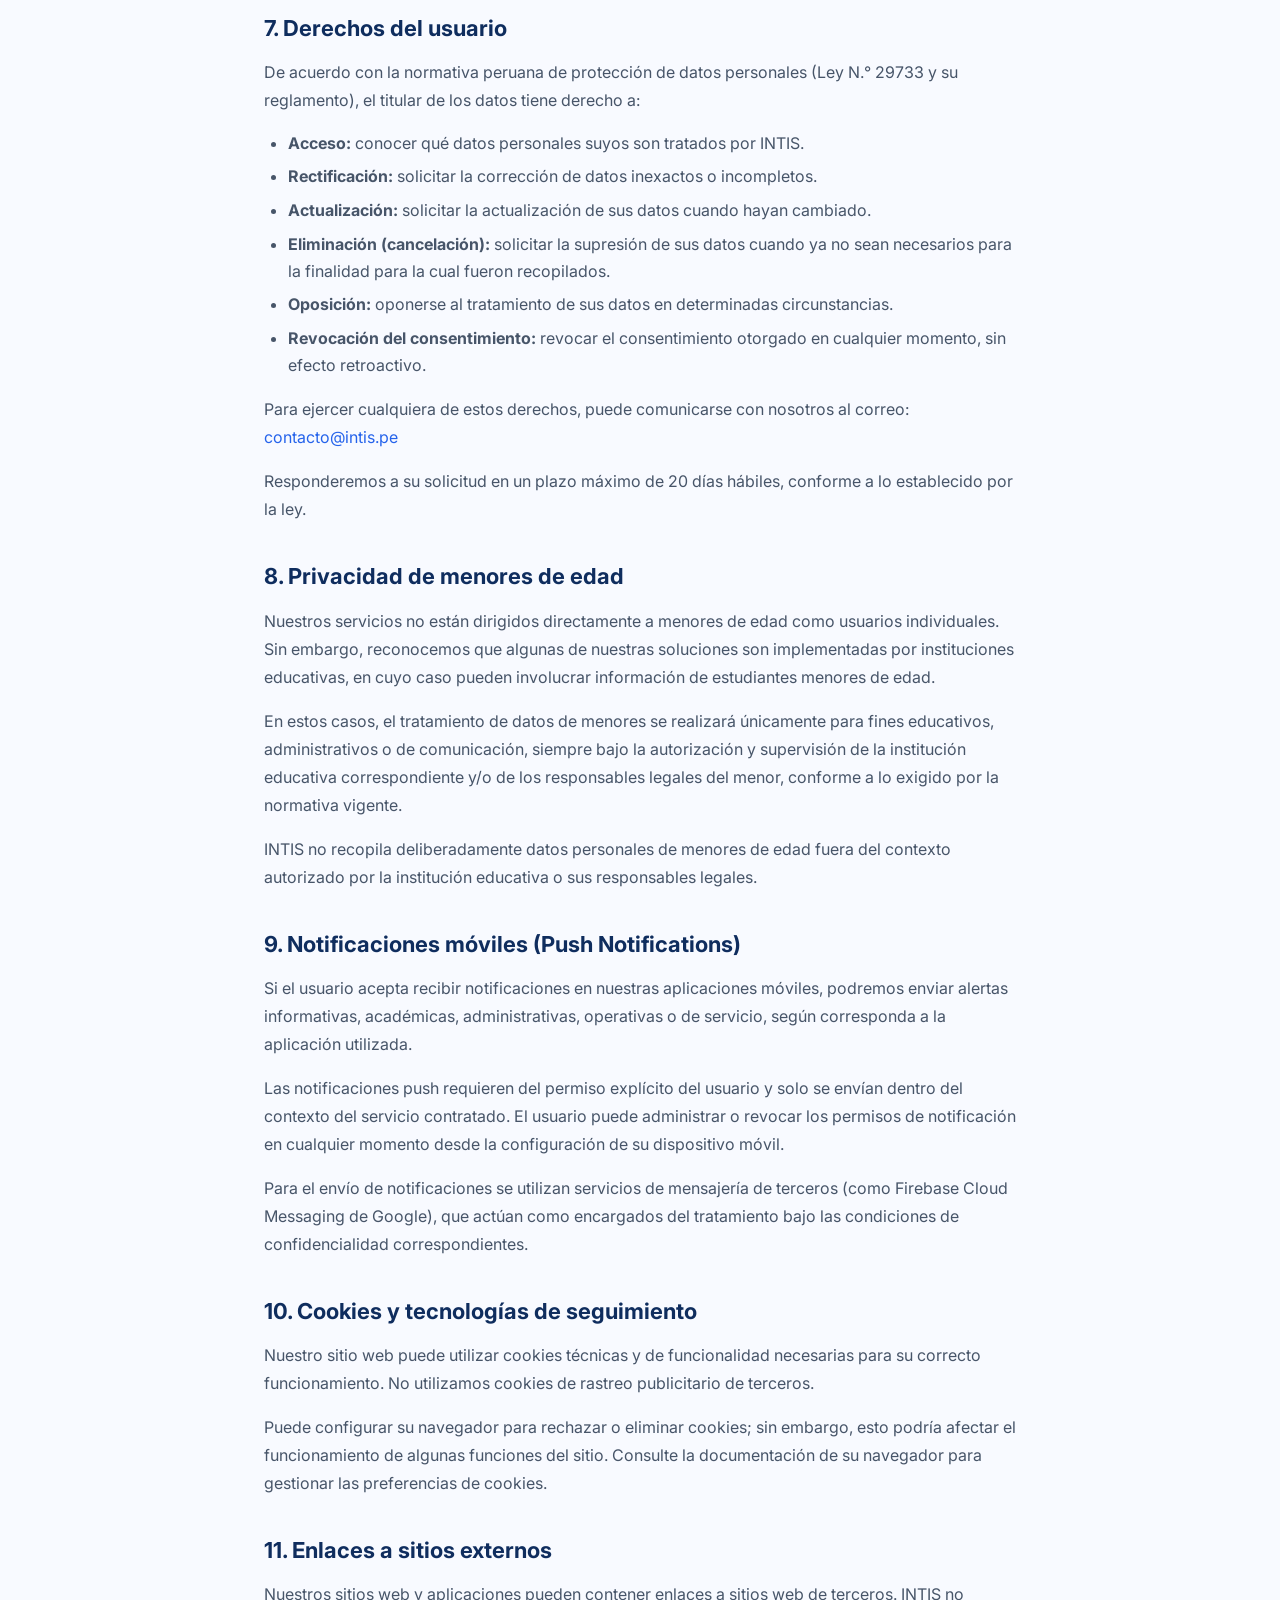
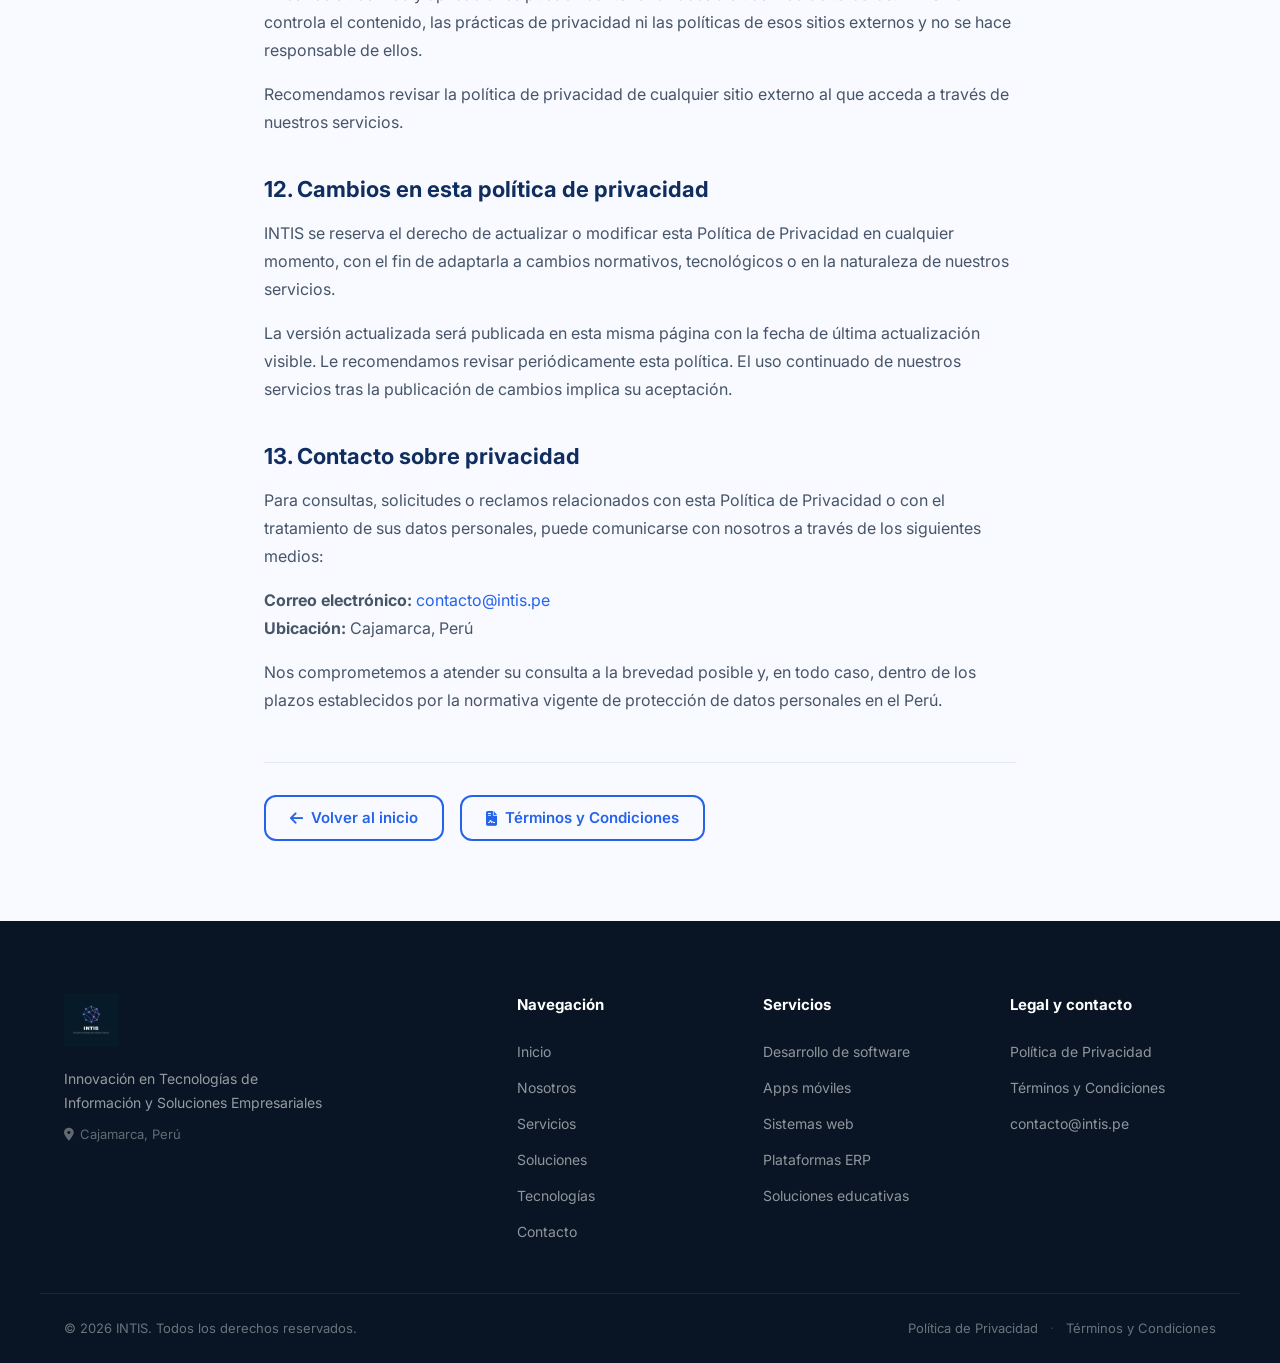
<file: politica-privacidad.html>
<!DOCTYPE html>
<html lang="es">
<head>
    <meta charset="UTF-8">
    <meta name="viewport" content="width=device-width, initial-scale=1.0">

    <title>Política de Privacidad | INTIS — Soluciones Tecnológicas Empresariales</title>
    <meta name="description" content="Política de Privacidad de INTIS. Conozca cómo recopilamos, usamos y protegemos sus datos personales en nuestros servicios digitales y aplicaciones móviles.">
    <meta name="robots" content="index, follow">
    <link rel="canonical" href="https://www.intis.pe/politica-privacidad.html">

    <!-- Open Graph -->
    <meta property="og:type"        content="website">
    <meta property="og:url"         content="https://www.intis.pe/politica-privacidad.html">
    <meta property="og:title"       content="Política de Privacidad | INTIS">
    <meta property="og:description" content="Conozca cómo INTIS recopila, usa y protege sus datos personales.">
    <meta property="og:locale"      content="es_PE">

    <link rel="icon" type="image/png" href="assets/logo.png">
    <link rel="preconnect" href="https://fonts.googleapis.com">
    <link rel="preconnect" href="https://fonts.gstatic.com" crossorigin>
    <link href="https://fonts.googleapis.com/css2?family=Inter:wght@300;400;500;600;700;800&display=swap" rel="stylesheet">
    <link rel="stylesheet" href="https://cdnjs.cloudflare.com/ajax/libs/font-awesome/6.4.0/css/all.min.css">
    <link rel="stylesheet" href="css/styles.css">
</head>
<body>

<!-- HEADER -->
<header class="header" id="header">
    <nav class="nav container" role="navigation" aria-label="Navegación principal">
        <a href="index.html" class="nav__logo" aria-label="INTIS — Inicio">
            <img src="assets/logo.png" alt="INTIS Logo" class="nav__logo-img">
        </a>
        <ul class="nav__menu" id="nav-menu" role="list">
            <li class="nav__item"><a href="index.html#inicio"      class="nav__link">Inicio</a></li>
            <li class="nav__item"><a href="index.html#nosotros"    class="nav__link">Nosotros</a></li>
            <li class="nav__item"><a href="index.html#servicios"   class="nav__link">Servicios</a></li>
            <li class="nav__item"><a href="index.html#soluciones"  class="nav__link">Soluciones</a></li>
            <li class="nav__item"><a href="index.html#tecnologias" class="nav__link">Tecnologías</a></li>
            <li class="nav__item"><a href="index.html#contacto"    class="nav__link">Contacto</a></li>
        </ul>
        <div class="nav__actions">
            <a href="index.html#contacto" class="btn btn--primary btn--sm">
                <i class="fas fa-paper-plane" aria-hidden="true"></i> Solicitar cotización
            </a>
            <button class="nav__toggle" id="nav-toggle" aria-label="Abrir menú" aria-expanded="false">
                <span></span><span></span><span></span>
            </button>
        </div>
    </nav>
</header>

<main id="main-content">

    <!-- PAGE HERO -->
    <div class="page-hero">
        <div class="container">
            <p style="margin-bottom:0.5rem; opacity:0.6; font-size:0.875rem;">
                <a href="index.html" style="color:rgba(255,255,255,0.7);">Inicio</a>
                &nbsp;/&nbsp; Política de Privacidad
            </p>
            <h1>Política de Privacidad</h1>
            <p>INTIS — Innovación en Tecnologías de Información y Soluciones Empresariales</p>
        </div>
    </div>

    <!-- CONTENIDO LEGAL -->
    <div class="legal-content">

        <span class="legal-updated">
            <i class="fas fa-calendar-check" aria-hidden="true"></i>
            Última actualización: 27 de abril de 2026
        </span>

        <p>
            En <strong>INTIS</strong> respetamos la privacidad de nuestros usuarios y clientes. Esta Política de Privacidad explica cómo recopilamos, usamos, almacenamos, protegemos y tratamos la información personal relacionada con nuestros sitios web, aplicaciones móviles y servicios digitales.
        </p>
        <p>
            Al acceder y utilizar nuestros servicios, usted acepta las prácticas descritas en esta política. Si no está de acuerdo con alguno de los términos, le recomendamos que no utilice nuestros servicios y se comunique con nosotros para resolver cualquier duda.
        </p>

        <!-- 1 -->
        <h2>1. Responsable del tratamiento de datos</h2>
        <p>
            El responsable del tratamiento de los datos personales recopilados a través de nuestros sitios web, aplicaciones móviles y servicios digitales es:
        </p>
        <p>
            <strong>INTIS</strong><br>
            Innovación en Tecnologías de Información y Soluciones Empresariales<br>
            Cajamarca, Perú<br>
            Correo de contacto: <a href="mailto:soporte@intis.es">soporte@intis.es</a>
        </p>

        <!-- 2 -->
        <h2>2. Información que podemos recopilar</h2>
        <p>Dependiendo del servicio o aplicación que utilice, podemos recopilar los siguientes tipos de información:</p>
        <ul>
            <li><strong>Datos de identificación:</strong> nombres y apellidos, documento de identidad (cuando corresponda).</li>
            <li><strong>Datos de contacto:</strong> correo electrónico, número de teléfono o WhatsApp.</li>
            <li><strong>Datos de empresa o institución:</strong> nombre de la organización, cargo o rol.</li>
            <li><strong>Datos de acceso:</strong> nombre de usuario, contraseña cifrada y registros de inicio de sesión.</li>
            <li><strong>Datos de uso:</strong> información relacionada al uso de nuestros sistemas, aplicaciones y plataformas.</li>
            <li><strong>Datos del dispositivo:</strong> tipo de dispositivo, sistema operativo, versión de la aplicación, identificador del dispositivo.</li>
            <li><strong>Tokens de notificación:</strong> identificadores de dispositivo para el envío de notificaciones push, si el usuario otorga permiso.</li>
            <li><strong>Archivos e imágenes:</strong> únicamente cuando la aplicación o sistema permita adjuntar evidencias, fotos o documentos para el cumplimiento de su función.</li>
            <li><strong>Datos académicos u operativos:</strong> en el caso de sistemas educativos o de gestión, la información necesaria para la prestación del servicio contratado por la institución.</li>
        </ul>
        <p>
            La recopilación de información se realiza de forma directa (cuando el usuario la proporciona) o de forma automática (mediante el uso de los sistemas y aplicaciones).
        </p>

        <!-- 3 -->
        <h2>3. Uso de la información</h2>
        <p>Los datos recopilados son utilizados exclusivamente para las siguientes finalidades:</p>
        <ul>
            <li>Brindar acceso y funcionamiento de los servicios digitales contratados.</li>
            <li>Gestionar usuarios, cuentas y perfiles dentro de los sistemas.</li>
            <li>Enviar comunicaciones, alertas, avisos o notificaciones relacionadas con el servicio.</li>
            <li>Mejorar la experiencia del usuario y la calidad del servicio.</li>
            <li>Atender solicitudes de soporte técnico, consultas o reclamos.</li>
            <li>Cumplir obligaciones legales, contractuales o regulatorias.</li>
            <li>Mejorar la seguridad, detectar y prevenir accesos no autorizados o fraudes.</li>
            <li>Realizar análisis estadísticos internos para mejorar nuestras plataformas (sin identificar individualmente a los usuarios).</li>
        </ul>
        <p>
            No utilizaremos los datos personales para finalidades distintas a las indicadas sin previo consentimiento del titular, salvo que exista una obligación legal que lo requiera.
        </p>

        <!-- 4 -->
        <h2>4. Compartición de información con terceros</h2>
        <p>
            <strong>INTIS no vende, alquila ni comercializa datos personales</strong> de sus usuarios o clientes bajo ninguna circunstancia.
        </p>
        <p>Los datos personales solo podrán ser compartidos con terceros en los siguientes casos justificados:</p>
        <ul>
            <li><strong>Proveedores tecnológicos:</strong> servicios de hospedaje (hosting), base de datos, correo electrónico, mensajería, notificaciones push u otros servicios necesarios para la operación del sistema.</li>
            <li><strong>Obligación legal:</strong> cuando una autoridad competente, juzgado o entidad regulatoria lo requiera mediante una orden legal válida.</li>
            <li><strong>Seguridad y prevención de fraude:</strong> en situaciones donde sea necesario para proteger los derechos, seguridad o bienes de INTIS, sus usuarios o terceros.</li>
        </ul>
        <p>
            Los proveedores tecnológicos con quienes trabajamos están sujetos a obligaciones de confidencialidad y solo acceden a los datos necesarios para prestar sus servicios.
        </p>

        <!-- 5 -->
        <h2>5. Seguridad de la información</h2>
        <p>
            INTIS aplica medidas técnicas y organizativas razonables para proteger la información personal contra accesos no autorizados, pérdida, alteración, divulgación o destrucción. Entre las medidas implementadas se incluyen:
        </p>
        <ul>
            <li>Control de acceso basado en roles y permisos.</li>
            <li>Autenticación de usuarios con contraseñas cifradas.</li>
            <li>Cifrado de datos en tránsito mediante protocolos SSL/TLS.</li>
            <li>Copias de seguridad periódicas de la información.</li>
            <li>Buenas prácticas de desarrollo seguro (OWASP, validación de entradas, protección contra inyecciones).</li>
            <li>Restricción de acceso a datos personales únicamente al personal autorizado.</li>
            <li>Monitoreo y auditoría de accesos a sistemas críticos.</li>
        </ul>
        <p>
            A pesar de nuestros esfuerzos, ningún sistema de seguridad es absolutamente infalible. En caso de incidente de seguridad que afecte datos personales, notificaremos a los afectados conforme a lo establecido por la normativa aplicable.
        </p>

        <!-- 6 -->
        <h2>6. Conservación de datos</h2>
        <p>
            Los datos personales se conservarán durante el tiempo necesario para cumplir con las finalidades descritas en esta política, o mientras exista una relación activa con el usuario, cliente o institución. Una vez finalizada dicha relación, los datos serán eliminados o anonimizados, salvo que exista una obligación legal que requiera su conservación por un período adicional.
        </p>

        <!-- 7 -->
        <h2>7. Derechos del usuario</h2>
        <p>
            De acuerdo con la normativa peruana de protección de datos personales (Ley N.° 29733 y su reglamento), el titular de los datos tiene derecho a:
        </p>
        <ul>
            <li><strong>Acceso:</strong> conocer qué datos personales suyos son tratados por INTIS.</li>
            <li><strong>Rectificación:</strong> solicitar la corrección de datos inexactos o incompletos.</li>
            <li><strong>Actualización:</strong> solicitar la actualización de sus datos cuando hayan cambiado.</li>
            <li><strong>Eliminación (cancelación):</strong> solicitar la supresión de sus datos cuando ya no sean necesarios para la finalidad para la cual fueron recopilados.</li>
            <li><strong>Oposición:</strong> oponerse al tratamiento de sus datos en determinadas circunstancias.</li>
            <li><strong>Revocación del consentimiento:</strong> revocar el consentimiento otorgado en cualquier momento, sin efecto retroactivo.</li>
        </ul>
        <p>
            Para ejercer cualquiera de estos derechos, puede comunicarse con nosotros al correo:
            <a href="mailto:contacto@intis.pe">contacto@intis.pe</a>
        </p>
        <p>
            Responderemos a su solicitud en un plazo máximo de 20 días hábiles, conforme a lo establecido por la ley.
        </p>

        <!-- 8 -->
        <h2>8. Privacidad de menores de edad</h2>
        <p>
            Nuestros servicios no están dirigidos directamente a menores de edad como usuarios individuales. Sin embargo, reconocemos que algunas de nuestras soluciones son implementadas por instituciones educativas, en cuyo caso pueden involucrar información de estudiantes menores de edad.
        </p>
        <p>
            En estos casos, el tratamiento de datos de menores se realizará únicamente para fines educativos, administrativos o de comunicación, siempre bajo la autorización y supervisión de la institución educativa correspondiente y/o de los responsables legales del menor, conforme a lo exigido por la normativa vigente.
        </p>
        <p>
            INTIS no recopila deliberadamente datos personales de menores de edad fuera del contexto autorizado por la institución educativa o sus responsables legales.
        </p>

        <!-- 9 -->
        <h2>9. Notificaciones móviles (Push Notifications)</h2>
        <p>
            Si el usuario acepta recibir notificaciones en nuestras aplicaciones móviles, podremos enviar alertas informativas, académicas, administrativas, operativas o de servicio, según corresponda a la aplicación utilizada.
        </p>
        <p>
            Las notificaciones push requieren del permiso explícito del usuario y solo se envían dentro del contexto del servicio contratado. El usuario puede administrar o revocar los permisos de notificación en cualquier momento desde la configuración de su dispositivo móvil.
        </p>
        <p>
            Para el envío de notificaciones se utilizan servicios de mensajería de terceros (como Firebase Cloud Messaging de Google), que actúan como encargados del tratamiento bajo las condiciones de confidencialidad correspondientes.
        </p>

        <!-- 10 -->
        <h2>10. Cookies y tecnologías de seguimiento</h2>
        <p>
            Nuestro sitio web puede utilizar cookies técnicas y de funcionalidad necesarias para su correcto funcionamiento. No utilizamos cookies de rastreo publicitario de terceros.
        </p>
        <p>
            Puede configurar su navegador para rechazar o eliminar cookies; sin embargo, esto podría afectar el funcionamiento de algunas funciones del sitio. Consulte la documentación de su navegador para gestionar las preferencias de cookies.
        </p>

        <!-- 11 -->
        <h2>11. Enlaces a sitios externos</h2>
        <p>
            Nuestros sitios web y aplicaciones pueden contener enlaces a sitios web de terceros. INTIS no controla el contenido, las prácticas de privacidad ni las políticas de esos sitios externos y no se hace responsable de ellos.
        </p>
        <p>
            Recomendamos revisar la política de privacidad de cualquier sitio externo al que acceda a través de nuestros servicios.
        </p>

        <!-- 12 -->
        <h2>12. Cambios en esta política de privacidad</h2>
        <p>
            INTIS se reserva el derecho de actualizar o modificar esta Política de Privacidad en cualquier momento, con el fin de adaptarla a cambios normativos, tecnológicos o en la naturaleza de nuestros servicios.
        </p>
        <p>
            La versión actualizada será publicada en esta misma página con la fecha de última actualización visible. Le recomendamos revisar periódicamente esta política. El uso continuado de nuestros servicios tras la publicación de cambios implica su aceptación.
        </p>

        <!-- 13 -->
        <h2>13. Contacto sobre privacidad</h2>
        <p>
            Para consultas, solicitudes o reclamos relacionados con esta Política de Privacidad o con el tratamiento de sus datos personales, puede comunicarse con nosotros a través de los siguientes medios:
        </p>
        <p>
            <strong>Correo electrónico:</strong> <a href="mailto:contacto@intis.pe">contacto@intis.pe</a><br>
            <strong>Ubicación:</strong> Cajamarca, Perú
        </p>
        <p>
            Nos comprometemos a atender su consulta a la brevedad posible y, en todo caso, dentro de los plazos establecidos por la normativa vigente de protección de datos personales en el Perú.
        </p>

        <!-- Volver -->
        <div style="margin-top:3rem; padding-top:2rem; border-top:1px solid #e2e8f0; display:flex; gap:1rem; flex-wrap:wrap;">
            <a href="index.html" class="btn btn--ghost">
                <i class="fas fa-arrow-left" aria-hidden="true"></i> Volver al inicio
            </a>
            <a href="terminos-condiciones.html" class="btn btn--ghost">
                <i class="fas fa-file-contract" aria-hidden="true"></i> Términos y Condiciones
            </a>
        </div>

    </div><!-- /.legal-content -->

</main>

<!-- FOOTER -->
<footer class="footer">
    <div class="footer__main container">
        <div class="footer__brand">
            <a href="index.html" aria-label="INTIS — Inicio">
                <img src="assets/logo.png" alt="INTIS" class="footer__logo">
            </a>
            <p class="footer__tagline">Innovación en Tecnologías de Información y Soluciones Empresariales</p>
            <p class="footer__location"><i class="fas fa-location-dot" aria-hidden="true"></i> Cajamarca, Perú</p>
        </div>
        <div class="footer__col">
            <h4>Navegación</h4>
            <ul>
                <li><a href="index.html#inicio">Inicio</a></li>
                <li><a href="index.html#nosotros">Nosotros</a></li>
                <li><a href="index.html#servicios">Servicios</a></li>
                <li><a href="index.html#soluciones">Soluciones</a></li>
                <li><a href="index.html#tecnologias">Tecnologías</a></li>
                <li><a href="index.html#contacto">Contacto</a></li>
            </ul>
        </div>
        <div class="footer__col">
            <h4>Servicios</h4>
            <ul>
                <li><a href="index.html#servicios">Desarrollo de software</a></li>
                <li><a href="index.html#servicios">Apps móviles</a></li>
                <li><a href="index.html#servicios">Sistemas web</a></li>
                <li><a href="index.html#servicios">Plataformas ERP</a></li>
                <li><a href="index.html#servicios">Soluciones educativas</a></li>
            </ul>
        </div>
        <div class="footer__col">
            <h4>Legal y contacto</h4>
            <ul>
                <li><a href="politica-privacidad.html">Política de Privacidad</a></li>
                <li><a href="terminos-condiciones.html">Términos y Condiciones</a></li>
                <li><a href="mailto:contacto@intis.pe">contacto@intis.pe</a></li>
            </ul>
        </div>
    </div>
    <div class="footer__bottom container">
        <p>&copy; <span id="copyright-year"></span> INTIS. Todos los derechos reservados.</p>
        <nav class="footer__legal" aria-label="Navegación legal">
            <a href="politica-privacidad.html">Política de Privacidad</a>
            <span aria-hidden="true">·</span>
            <a href="terminos-condiciones.html">Términos y Condiciones</a>
        </nav>
    </div>
</footer>

<button class="back-to-top" id="back-to-top" aria-label="Volver al inicio">
    <i class="fas fa-arrow-up" aria-hidden="true"></i>
</button>

<script src="js/main.js"></script>
</body>
</html>
</file>
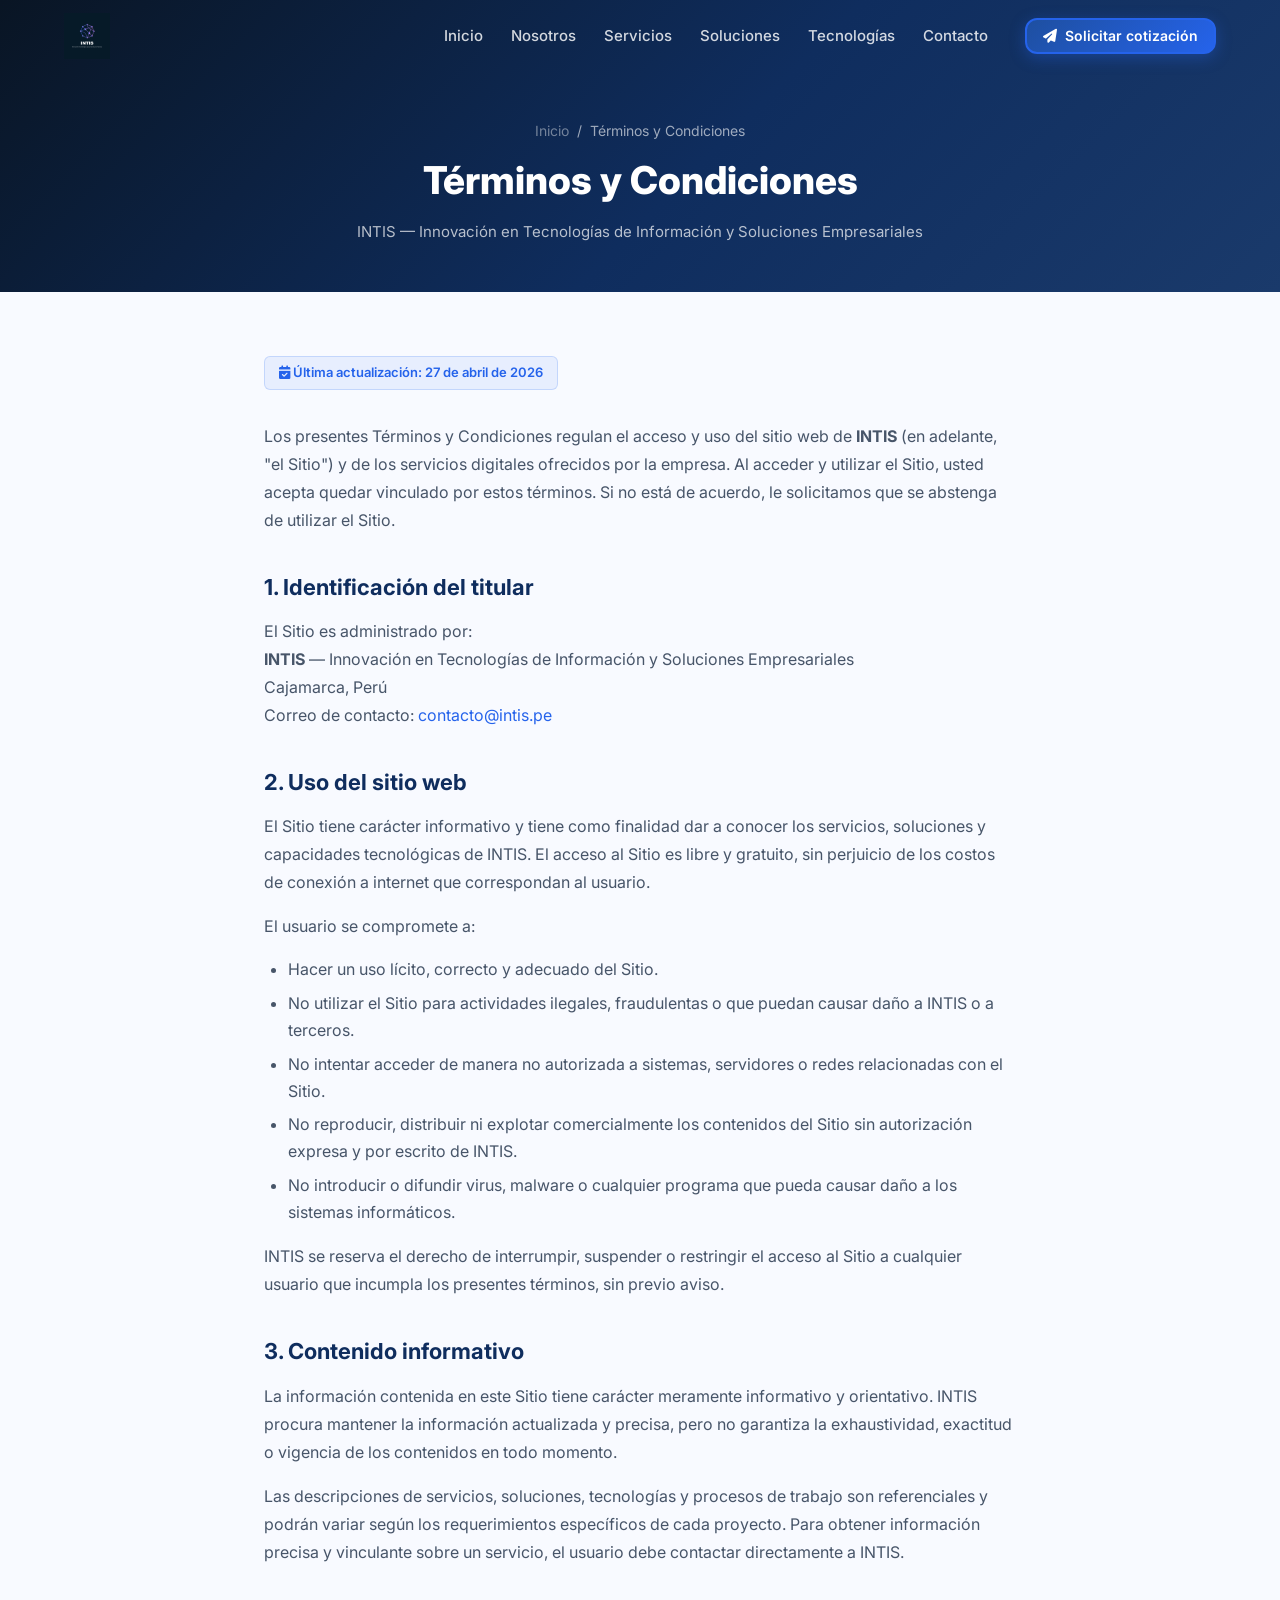
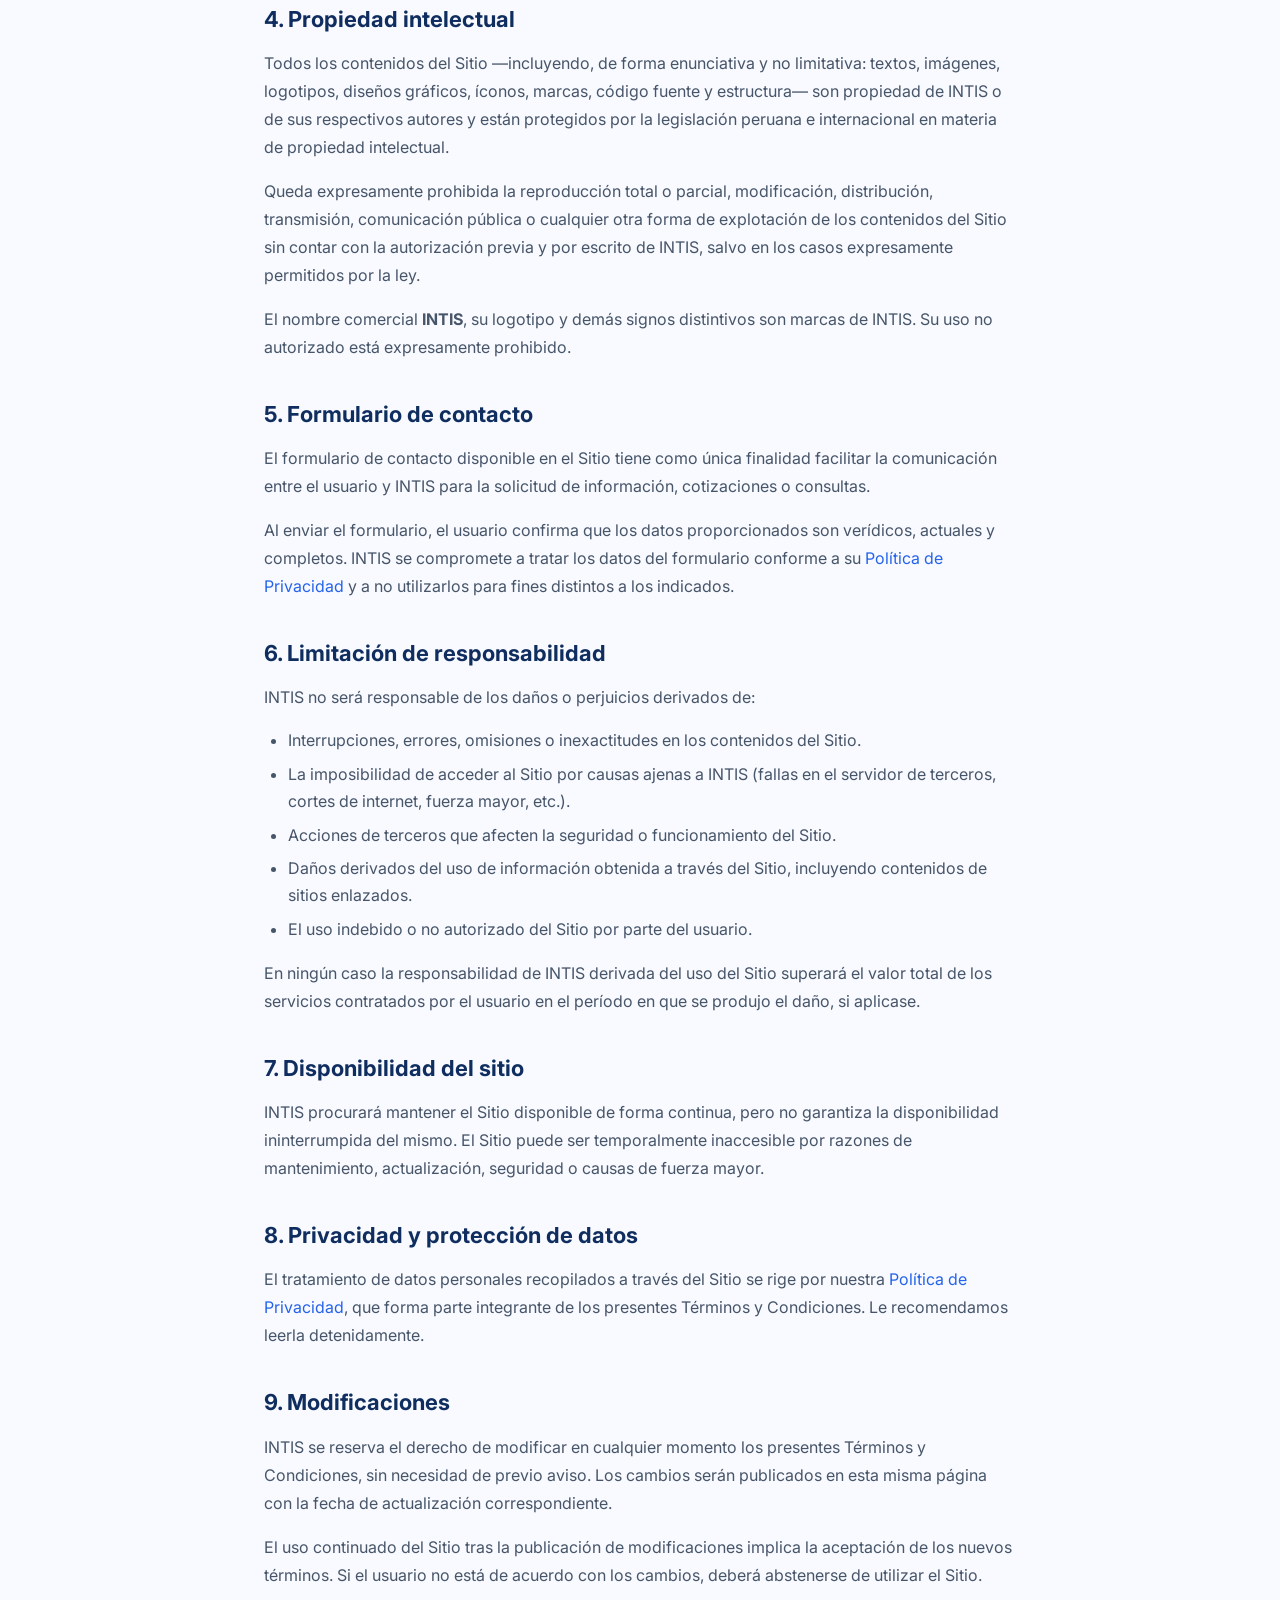
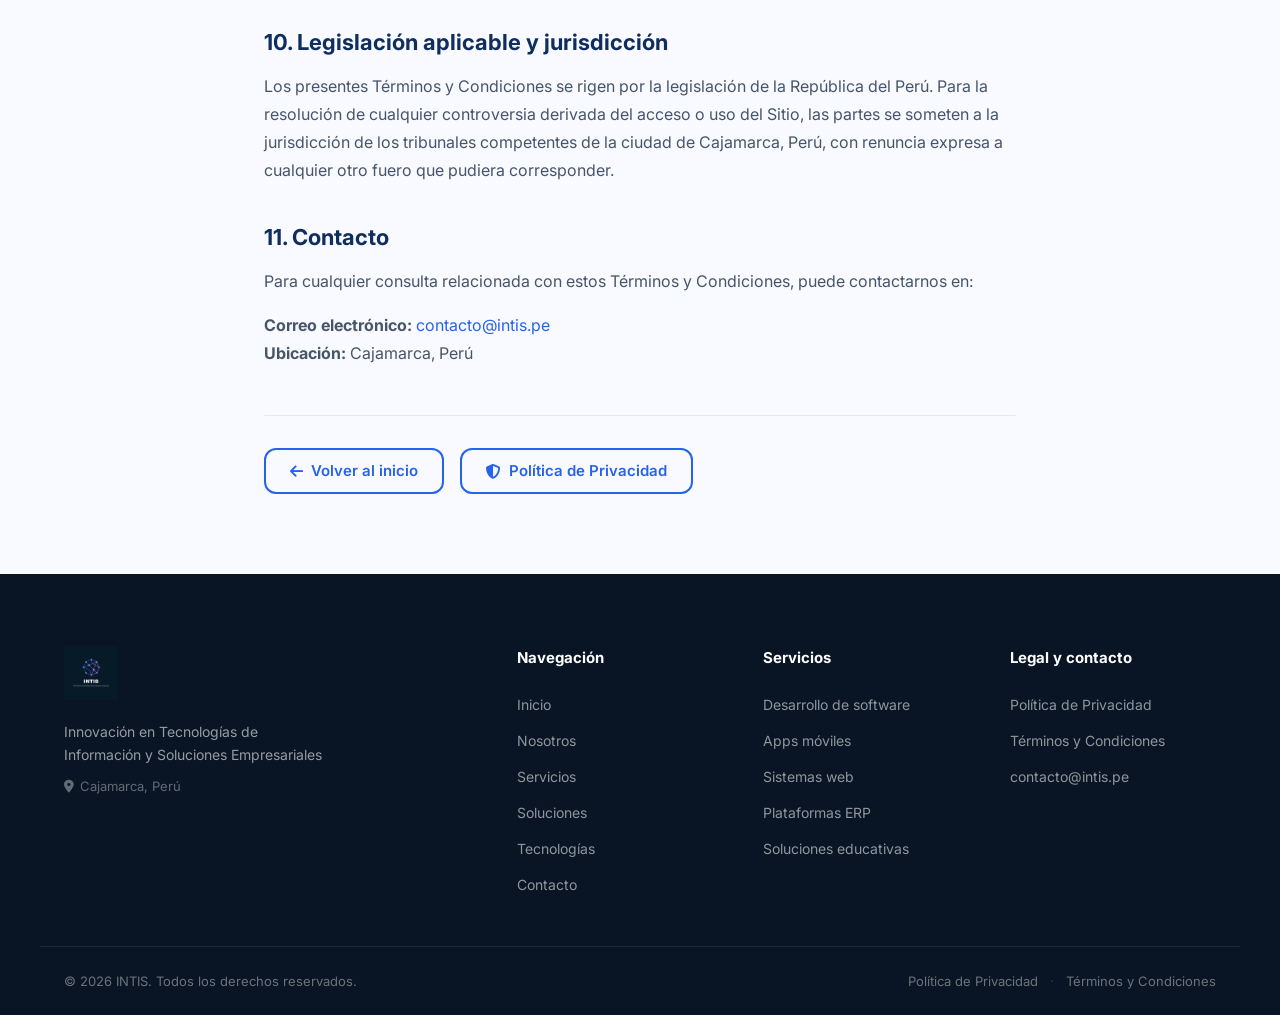
<file: terminos-condiciones.html>
<!DOCTYPE html>
<html lang="es">
<head>
    <meta charset="UTF-8">
    <meta name="viewport" content="width=device-width, initial-scale=1.0">

    <title>Términos y Condiciones | INTIS — Soluciones Tecnológicas Empresariales</title>
    <meta name="description" content="Términos y Condiciones de uso del sitio web y servicios digitales de INTIS. Conozca las condiciones que regulan el acceso y uso de nuestros servicios.">
    <meta name="robots" content="index, follow">
    <link rel="canonical" href="https://www.intis.pe/terminos-condiciones.html">

    <!-- Open Graph -->
    <meta property="og:type"        content="website">
    <meta property="og:url"         content="https://www.intis.pe/terminos-condiciones.html">
    <meta property="og:title"       content="Términos y Condiciones | INTIS">
    <meta property="og:description" content="Condiciones de uso del sitio web y servicios digitales de INTIS.">
    <meta property="og:locale"      content="es_PE">

    <link rel="icon" type="image/png" href="assets/logo.png">
    <link rel="preconnect" href="https://fonts.googleapis.com">
    <link rel="preconnect" href="https://fonts.gstatic.com" crossorigin>
    <link href="https://fonts.googleapis.com/css2?family=Inter:wght@300;400;500;600;700;800&display=swap" rel="stylesheet">
    <link rel="stylesheet" href="https://cdnjs.cloudflare.com/ajax/libs/font-awesome/6.4.0/css/all.min.css">
    <link rel="stylesheet" href="css/styles.css">
</head>
<body>

<!-- HEADER -->
<header class="header" id="header">
    <nav class="nav container" role="navigation" aria-label="Navegación principal">
        <a href="index.html" class="nav__logo" aria-label="INTIS — Inicio">
            <img src="assets/logo.png" alt="INTIS Logo" class="nav__logo-img">
        </a>
        <ul class="nav__menu" id="nav-menu" role="list">
            <li class="nav__item"><a href="index.html#inicio"      class="nav__link">Inicio</a></li>
            <li class="nav__item"><a href="index.html#nosotros"    class="nav__link">Nosotros</a></li>
            <li class="nav__item"><a href="index.html#servicios"   class="nav__link">Servicios</a></li>
            <li class="nav__item"><a href="index.html#soluciones"  class="nav__link">Soluciones</a></li>
            <li class="nav__item"><a href="index.html#tecnologias" class="nav__link">Tecnologías</a></li>
            <li class="nav__item"><a href="index.html#contacto"    class="nav__link">Contacto</a></li>
        </ul>
        <div class="nav__actions">
            <a href="index.html#contacto" class="btn btn--primary btn--sm">
                <i class="fas fa-paper-plane" aria-hidden="true"></i> Solicitar cotización
            </a>
            <button class="nav__toggle" id="nav-toggle" aria-label="Abrir menú" aria-expanded="false">
                <span></span><span></span><span></span>
            </button>
        </div>
    </nav>
</header>

<main id="main-content">

    <!-- PAGE HERO -->
    <div class="page-hero">
        <div class="container">
            <p style="margin-bottom:0.5rem; opacity:0.6; font-size:0.875rem;">
                <a href="index.html" style="color:rgba(255,255,255,0.7);">Inicio</a>
                &nbsp;/&nbsp; Términos y Condiciones
            </p>
            <h1>Términos y Condiciones</h1>
            <p>INTIS — Innovación en Tecnologías de Información y Soluciones Empresariales</p>
        </div>
    </div>

    <!-- CONTENIDO LEGAL -->
    <div class="legal-content">

        <span class="legal-updated">
            <i class="fas fa-calendar-check" aria-hidden="true"></i>
            Última actualización: 27 de abril de 2026
        </span>

        <p>
            Los presentes Términos y Condiciones regulan el acceso y uso del sitio web de <strong>INTIS</strong> (en adelante, "el Sitio") y de los servicios digitales ofrecidos por la empresa. Al acceder y utilizar el Sitio, usted acepta quedar vinculado por estos términos. Si no está de acuerdo, le solicitamos que se abstenga de utilizar el Sitio.
        </p>

        <!-- 1 -->
        <h2>1. Identificación del titular</h2>
        <p>
            El Sitio es administrado por:<br>
            <strong>INTIS</strong> — Innovación en Tecnologías de Información y Soluciones Empresariales<br>
            Cajamarca, Perú<br>
            Correo de contacto: <a href="mailto:contacto@intis.pe">contacto@intis.pe</a>
        </p>

        <!-- 2 -->
        <h2>2. Uso del sitio web</h2>
        <p>
            El Sitio tiene carácter informativo y tiene como finalidad dar a conocer los servicios, soluciones y capacidades tecnológicas de INTIS. El acceso al Sitio es libre y gratuito, sin perjuicio de los costos de conexión a internet que correspondan al usuario.
        </p>
        <p>El usuario se compromete a:</p>
        <ul>
            <li>Hacer un uso lícito, correcto y adecuado del Sitio.</li>
            <li>No utilizar el Sitio para actividades ilegales, fraudulentas o que puedan causar daño a INTIS o a terceros.</li>
            <li>No intentar acceder de manera no autorizada a sistemas, servidores o redes relacionadas con el Sitio.</li>
            <li>No reproducir, distribuir ni explotar comercialmente los contenidos del Sitio sin autorización expresa y por escrito de INTIS.</li>
            <li>No introducir o difundir virus, malware o cualquier programa que pueda causar daño a los sistemas informáticos.</li>
        </ul>
        <p>
            INTIS se reserva el derecho de interrumpir, suspender o restringir el acceso al Sitio a cualquier usuario que incumpla los presentes términos, sin previo aviso.
        </p>

        <!-- 3 -->
        <h2>3. Contenido informativo</h2>
        <p>
            La información contenida en este Sitio tiene carácter meramente informativo y orientativo. INTIS procura mantener la información actualizada y precisa, pero no garantiza la exhaustividad, exactitud o vigencia de los contenidos en todo momento.
        </p>
        <p>
            Las descripciones de servicios, soluciones, tecnologías y procesos de trabajo son referenciales y podrán variar según los requerimientos específicos de cada proyecto. Para obtener información precisa y vinculante sobre un servicio, el usuario debe contactar directamente a INTIS.
        </p>

        <!-- 4 -->
        <h2>4. Propiedad intelectual</h2>
        <p>
            Todos los contenidos del Sitio —incluyendo, de forma enunciativa y no limitativa: textos, imágenes, logotipos, diseños gráficos, íconos, marcas, código fuente y estructura— son propiedad de INTIS o de sus respectivos autores y están protegidos por la legislación peruana e internacional en materia de propiedad intelectual.
        </p>
        <p>
            Queda expresamente prohibida la reproducción total o parcial, modificación, distribución, transmisión, comunicación pública o cualquier otra forma de explotación de los contenidos del Sitio sin contar con la autorización previa y por escrito de INTIS, salvo en los casos expresamente permitidos por la ley.
        </p>
        <p>
            El nombre comercial <strong>INTIS</strong>, su logotipo y demás signos distintivos son marcas de INTIS. Su uso no autorizado está expresamente prohibido.
        </p>

        <!-- 5 -->
        <h2>5. Formulario de contacto</h2>
        <p>
            El formulario de contacto disponible en el Sitio tiene como única finalidad facilitar la comunicación entre el usuario y INTIS para la solicitud de información, cotizaciones o consultas.
        </p>
        <p>
            Al enviar el formulario, el usuario confirma que los datos proporcionados son verídicos, actuales y completos. INTIS se compromete a tratar los datos del formulario conforme a su <a href="politica-privacidad.html">Política de Privacidad</a> y a no utilizarlos para fines distintos a los indicados.
        </p>

        <!-- 6 -->
        <h2>6. Limitación de responsabilidad</h2>
        <p>
            INTIS no será responsable de los daños o perjuicios derivados de:
        </p>
        <ul>
            <li>Interrupciones, errores, omisiones o inexactitudes en los contenidos del Sitio.</li>
            <li>La imposibilidad de acceder al Sitio por causas ajenas a INTIS (fallas en el servidor de terceros, cortes de internet, fuerza mayor, etc.).</li>
            <li>Acciones de terceros que afecten la seguridad o funcionamiento del Sitio.</li>
            <li>Daños derivados del uso de información obtenida a través del Sitio, incluyendo contenidos de sitios enlazados.</li>
            <li>El uso indebido o no autorizado del Sitio por parte del usuario.</li>
        </ul>
        <p>
            En ningún caso la responsabilidad de INTIS derivada del uso del Sitio superará el valor total de los servicios contratados por el usuario en el período en que se produjo el daño, si aplicase.
        </p>

        <!-- 7 -->
        <h2>7. Disponibilidad del sitio</h2>
        <p>
            INTIS procurará mantener el Sitio disponible de forma continua, pero no garantiza la disponibilidad ininterrumpida del mismo. El Sitio puede ser temporalmente inaccesible por razones de mantenimiento, actualización, seguridad o causas de fuerza mayor.
        </p>

        <!-- 8 -->
        <h2>8. Privacidad y protección de datos</h2>
        <p>
            El tratamiento de datos personales recopilados a través del Sitio se rige por nuestra <a href="politica-privacidad.html">Política de Privacidad</a>, que forma parte integrante de los presentes Términos y Condiciones. Le recomendamos leerla detenidamente.
        </p>

        <!-- 9 -->
        <h2>9. Modificaciones</h2>
        <p>
            INTIS se reserva el derecho de modificar en cualquier momento los presentes Términos y Condiciones, sin necesidad de previo aviso. Los cambios serán publicados en esta misma página con la fecha de actualización correspondiente.
        </p>
        <p>
            El uso continuado del Sitio tras la publicación de modificaciones implica la aceptación de los nuevos términos. Si el usuario no está de acuerdo con los cambios, deberá abstenerse de utilizar el Sitio.
        </p>

        <!-- 10 -->
        <h2>10. Legislación aplicable y jurisdicción</h2>
        <p>
            Los presentes Términos y Condiciones se rigen por la legislación de la República del Perú. Para la resolución de cualquier controversia derivada del acceso o uso del Sitio, las partes se someten a la jurisdicción de los tribunales competentes de la ciudad de Cajamarca, Perú, con renuncia expresa a cualquier otro fuero que pudiera corresponder.
        </p>

        <!-- 11 -->
        <h2>11. Contacto</h2>
        <p>
            Para cualquier consulta relacionada con estos Términos y Condiciones, puede contactarnos en:
        </p>
        <p>
            <strong>Correo electrónico:</strong> <a href="mailto:contacto@intis.pe">contacto@intis.pe</a><br>
            <strong>Ubicación:</strong> Cajamarca, Perú
        </p>

        <!-- Volver -->
        <div style="margin-top:3rem; padding-top:2rem; border-top:1px solid #e2e8f0; display:flex; gap:1rem; flex-wrap:wrap;">
            <a href="index.html" class="btn btn--ghost">
                <i class="fas fa-arrow-left" aria-hidden="true"></i> Volver al inicio
            </a>
            <a href="politica-privacidad.html" class="btn btn--ghost">
                <i class="fas fa-shield-halved" aria-hidden="true"></i> Política de Privacidad
            </a>
        </div>

    </div><!-- /.legal-content -->

</main>

<!-- FOOTER -->
<footer class="footer">
    <div class="footer__main container">
        <div class="footer__brand">
            <a href="index.html" aria-label="INTIS — Inicio">
                <img src="assets/logo.png" alt="INTIS" class="footer__logo">
            </a>
            <p class="footer__tagline">Innovación en Tecnologías de Información y Soluciones Empresariales</p>
            <p class="footer__location"><i class="fas fa-location-dot" aria-hidden="true"></i> Cajamarca, Perú</p>
        </div>
        <div class="footer__col">
            <h4>Navegación</h4>
            <ul>
                <li><a href="index.html#inicio">Inicio</a></li>
                <li><a href="index.html#nosotros">Nosotros</a></li>
                <li><a href="index.html#servicios">Servicios</a></li>
                <li><a href="index.html#soluciones">Soluciones</a></li>
                <li><a href="index.html#tecnologias">Tecnologías</a></li>
                <li><a href="index.html#contacto">Contacto</a></li>
            </ul>
        </div>
        <div class="footer__col">
            <h4>Servicios</h4>
            <ul>
                <li><a href="index.html#servicios">Desarrollo de software</a></li>
                <li><a href="index.html#servicios">Apps móviles</a></li>
                <li><a href="index.html#servicios">Sistemas web</a></li>
                <li><a href="index.html#servicios">Plataformas ERP</a></li>
                <li><a href="index.html#servicios">Soluciones educativas</a></li>
            </ul>
        </div>
        <div class="footer__col">
            <h4>Legal y contacto</h4>
            <ul>
                <li><a href="politica-privacidad.html">Política de Privacidad</a></li>
                <li><a href="terminos-condiciones.html">Términos y Condiciones</a></li>
                <li><a href="mailto:contacto@intis.pe">contacto@intis.pe</a></li>
            </ul>
        </div>
    </div>
    <div class="footer__bottom container">
        <p>&copy; <span id="copyright-year"></span> INTIS. Todos los derechos reservados.</p>
        <nav class="footer__legal" aria-label="Navegación legal">
            <a href="politica-privacidad.html">Política de Privacidad</a>
            <span aria-hidden="true">·</span>
            <a href="terminos-condiciones.html">Términos y Condiciones</a>
        </nav>
    </div>
</footer>

<button class="back-to-top" id="back-to-top" aria-label="Volver al inicio">
    <i class="fas fa-arrow-up" aria-hidden="true"></i>
</button>

<script src="js/main.js"></script>
</body>
</html>
</file>
<file: css/styles.css>
/* =============================================================
   INTIS - Innovación en Tecnologías de Información y Soluciones Empresariales
   styles.css  |  v1.0
   ============================================================= */

/* --- Custom Properties ------------------------------------------------------- */
:root {
    --c-dark:        #091524;
    --c-navy:        #0f2d5e;
    --c-blue:        #1e4fa0;
    --c-accent:      #2563eb;
    --c-accent-2:    #3b82f6;
    --c-glow:        #60a5fa;
    --c-white:       #ffffff;
    --c-bg:          #f8faff;
    --c-bg-alt:      #eef2fb;
    --c-text:        #1e293b;
    --c-text-mid:    #475569;
    --c-text-light:  #94a3b8;
    --c-border:      #e2e8f0;

    --gradient-hero:   linear-gradient(135deg, #091524 0%, #0f2d5e 55%, #1a3a6b 100%);
    --gradient-accent: linear-gradient(135deg, #1e4fa0 0%, #2563eb 100%);
    --gradient-card:   linear-gradient(145deg, #ffffff 0%, #f0f6ff 100%);
    --gradient-dark:   linear-gradient(145deg, #0f2d5e 0%, #091524 100%);

    --shadow-sm:  0 1px 4px rgba(15, 45, 94, 0.08);
    --shadow-md:  0 4px 20px rgba(15, 45, 94, 0.12);
    --shadow-lg:  0 10px 40px rgba(15, 45, 94, 0.18);
    --shadow-xl:  0 20px 60px rgba(15, 45, 94, 0.22);

    --radius-sm: 6px;
    --radius-md: 12px;
    --radius-lg: 20px;
    --radius-xl: 28px;

    --transition:      all 0.3s ease;
    --transition-slow: all 0.5s ease;

    --font:        'Inter', system-ui, -apple-system, sans-serif;
    --max-width:   1200px;
    --nav-height:  72px;
}

/* --- Reset ------------------------------------------------------------------- */
*, *::before, *::after { box-sizing: border-box; margin: 0; padding: 0; }
html { scroll-behavior: smooth; font-size: 16px; }
body {
    font-family: var(--font);
    color: var(--c-text);
    background: var(--c-bg);
    line-height: 1.6;
    -webkit-font-smoothing: antialiased;
    -moz-osx-font-smoothing: grayscale;
}
img { max-width: 100%; height: auto; display: block; }
a { text-decoration: none; color: inherit; transition: var(--transition); }
ul { list-style: none; }
input, textarea, select, button { font-family: var(--font); }

/* --- Utilities --------------------------------------------------------------- */
.container {
    max-width: var(--max-width);
    margin: 0 auto;
    padding: 0 1.5rem;
}
.highlight {
    background: linear-gradient(135deg, #60a5fa, #2563eb);
    -webkit-background-clip: text;
    -webkit-text-fill-color: transparent;
    background-clip: text;
}
.sr-only {
    position: absolute;
    width: 1px; height: 1px;
    padding: 0; overflow: hidden;
    clip: rect(0,0,0,0);
    white-space: nowrap; border: 0;
}

/* --- Buttons ----------------------------------------------------------------- */
.btn {
    display: inline-flex;
    align-items: center;
    justify-content: center;
    gap: 0.5rem;
    padding: 0.75rem 1.5rem;
    border-radius: var(--radius-md);
    font-weight: 600;
    font-size: 0.9375rem;
    cursor: pointer;
    border: 2px solid transparent;
    transition: var(--transition);
    white-space: nowrap;
    text-decoration: none;
    line-height: 1.2;
}
.btn--primary {
    background: var(--gradient-accent);
    color: var(--c-white);
    border-color: var(--c-accent);
    box-shadow: 0 4px 15px rgba(37, 99, 235, 0.35);
}
.btn--primary:hover {
    transform: translateY(-2px);
    box-shadow: 0 8px 28px rgba(37, 99, 235, 0.5);
}
.btn--outline {
    background: transparent;
    color: var(--c-white);
    border-color: rgba(255, 255, 255, 0.45);
}
.btn--outline:hover {
    background: rgba(255, 255, 255, 0.1);
    border-color: var(--c-white);
}
.btn--ghost {
    background: transparent;
    color: var(--c-accent);
    border-color: var(--c-accent);
}
.btn--ghost:hover {
    background: rgba(37, 99, 235, 0.08);
}
.btn--whatsapp {
    background: #25D366;
    color: var(--c-white);
    border-color: #25D366;
    box-shadow: 0 4px 15px rgba(37, 211, 102, 0.3);
    margin-top: 1.75rem;
    width: 100%;
}
.btn--whatsapp:hover {
    background: #1ebe5d;
    transform: translateY(-2px);
    box-shadow: 0 8px 28px rgba(37, 211, 102, 0.45);
}
.btn--sm  { padding: 0.5rem 1rem; font-size: 0.875rem; }
.btn--lg  { padding: 0.95rem 2.25rem; font-size: 1rem; }
.btn--full { width: 100%; }

/* --- Header / Navigation ----------------------------------------------------- */
.header {
    position: fixed;
    top: 0; left: 0; right: 0;
    z-index: 1000;
    height: var(--nav-height);
    background: transparent;
    transition: background 0.4s ease, box-shadow 0.4s ease;
}
.header.scrolled {
    background: rgba(9, 21, 36, 0.96);
    backdrop-filter: blur(12px);
    -webkit-backdrop-filter: blur(12px);
    box-shadow: 0 2px 24px rgba(0, 0, 0, 0.35);
}
.nav {
    display: flex;
    align-items: center;
    height: var(--nav-height);
    gap: 1.5rem;
}
.nav__logo { flex-shrink: 0; }
.nav__logo-img {
    height: 46px;
    width: auto;
    object-fit: contain;
}
.nav__menu {
    display: flex;
    gap: 0.15rem;
    margin-left: auto;
}
.nav__link {
    color: rgba(255, 255, 255, 0.82);
    font-size: 0.9375rem;
    font-weight: 500;
    padding: 0.5rem 0.8rem;
    border-radius: var(--radius-sm);
    transition: var(--transition);
}
.nav__link:hover,
.nav__link.active {
    color: var(--c-white);
    background: rgba(255, 255, 255, 0.1);
}
.nav__actions {
    display: flex;
    align-items: center;
    gap: 1rem;
    flex-shrink: 0;
}
.nav__toggle {
    display: none;
    flex-direction: column;
    gap: 5px;
    background: none;
    border: none;
    cursor: pointer;
    padding: 0.3rem;
    margin-left: 0.5rem;
}
.nav__toggle span {
    display: block;
    width: 24px;
    height: 2px;
    background: var(--c-white);
    border-radius: 2px;
    transition: var(--transition);
}

/* --- Hero -------------------------------------------------------------------- */
.hero {
    position: relative;
    background: var(--gradient-hero);
    min-height: 100vh;
    display: flex;
    align-items: center;
    overflow: hidden;
    padding-top: var(--nav-height);
}
.hero__bg {
    position: absolute;
    inset: 0;
    pointer-events: none;
    overflow: hidden;
}
.hero__grid {
    position: absolute;
    inset: 0;
    background-image:
        linear-gradient(rgba(37, 99, 235, 0.08) 1px, transparent 1px),
        linear-gradient(90deg, rgba(37, 99, 235, 0.08) 1px, transparent 1px);
    background-size: 60px 60px;
    mask-image: radial-gradient(ellipse 80% 80% at 50% 50%, black 30%, transparent 80%);
}
.hero__glow {
    position: absolute;
    width: 600px;
    height: 600px;
    border-radius: 50%;
    background: radial-gradient(circle, rgba(37,99,235,0.15) 0%, transparent 70%);
    top: -100px;
    right: -100px;
    pointer-events: none;
}
.hero__content {
    display: grid;
    grid-template-columns: 1fr 1fr;
    gap: 4rem;
    align-items: center;
    padding-top: 5rem;
    padding-bottom: 7rem;
    position: relative;
    z-index: 1;
}
.hero__badge {
    display: inline-flex;
    align-items: center;
    gap: 0.5rem;
    background: rgba(37, 99, 235, 0.18);
    color: var(--c-glow);
    border: 1px solid rgba(96, 165, 250, 0.3);
    padding: 0.4rem 1rem;
    border-radius: 100px;
    font-size: 0.8125rem;
    font-weight: 600;
    letter-spacing: 0.3px;
    margin-bottom: 1.5rem;
}
.hero__title {
    font-size: clamp(2rem, 3.8vw, 3.25rem);
    font-weight: 800;
    line-height: 1.14;
    color: var(--c-white);
    margin-bottom: 1.25rem;
    letter-spacing: -0.5px;
}
.hero__subtitle {
    font-size: 1.0625rem;
    color: rgba(255, 255, 255, 0.72);
    margin-bottom: 2.25rem;
    line-height: 1.75;
    max-width: 520px;
}
.hero__btns {
    display: flex;
    gap: 1rem;
    flex-wrap: wrap;
    margin-bottom: 3rem;
}
.hero__stats {
    display: flex;
    align-items: center;
    gap: 2rem;
}
.hero__stat { text-align: center; }
.hero__stat-number {
    display: block;
    font-size: 1.875rem;
    font-weight: 800;
    color: var(--c-white);
    line-height: 1;
    margin-bottom: 0.2rem;
}
.hero__stat-label {
    font-size: 0.75rem;
    color: rgba(255, 255, 255, 0.55);
    text-transform: uppercase;
    letter-spacing: 0.8px;
}
.hero__stat-divider {
    width: 1px;
    height: 36px;
    background: rgba(255, 255, 255, 0.2);
}

/* Hero visual */
.hero__visual {
    position: relative;
    display: flex;
    justify-content: center;
    align-items: center;
    min-height: 420px;
}
.hero__logo-center {
    width: 230px;
    height: 230px;
    border-radius: 50%;
    background: rgba(255, 255, 255, 0.05);
    border: 1px solid rgba(255, 255, 255, 0.1);
    display: flex;
    align-items: center;
    justify-content: center;
    padding: 1.75rem;
    box-shadow: 0 0 80px rgba(37, 99, 235, 0.3), inset 0 0 30px rgba(37,99,235,0.05);
}
.hero__logo {
    max-width: 190px;
    max-height: 190px;
    object-fit: contain;
    mix-blend-mode: screen;
}
.hero__card-float {
    position: absolute;
    background: rgba(255, 255, 255, 0.07);
    backdrop-filter: blur(12px);
    -webkit-backdrop-filter: blur(12px);
    border: 1px solid rgba(255, 255, 255, 0.14);
    border-radius: var(--radius-md);
    padding: 0.75rem 1.25rem;
    color: var(--c-white);
    display: flex;
    align-items: center;
    gap: 0.5rem;
    font-size: 0.875rem;
    font-weight: 600;
}
.hero__card-float i { color: var(--c-glow); font-size: 1.1rem; }
.hero__card-float--1 { top: 8%;  left: 0;   animation: float 4s ease-in-out infinite 0s; }
.hero__card-float--2 { bottom: 18%; right: 0;  animation: float 4s ease-in-out infinite 1.5s; }
.hero__card-float--3 { top: 50%; left: -4%; animation: float 4s ease-in-out infinite 0.8s; }
@keyframes float {
    0%, 100% { transform: translateY(0px); }
    50%       { transform: translateY(-10px); }
}

.hero__wave {
    position: absolute;
    bottom: 0; left: 0; right: 0;
    line-height: 0;
}
.hero__wave svg { width: 100%; display: block; }

/* --- Sections ---------------------------------------------------------------- */
.section { padding: 6rem 0; }
.section--alt { background: var(--c-bg-alt); }

.section__header {
    text-align: center;
    max-width: 660px;
    margin: 0 auto 3.75rem;
}
.section__badge {
    display: inline-block;
    background: rgba(37, 99, 235, 0.1);
    color: var(--c-accent);
    border: 1px solid rgba(37, 99, 235, 0.2);
    padding: 0.3rem 1rem;
    border-radius: 100px;
    font-size: 0.75rem;
    font-weight: 700;
    letter-spacing: 1px;
    text-transform: uppercase;
    margin-bottom: 0.85rem;
}
.section__title {
    font-size: clamp(1.75rem, 2.8vw, 2.5rem);
    font-weight: 800;
    margin-bottom: 1rem;
    letter-spacing: -0.3px;
}
.section__subtitle {
    color: var(--c-text-mid);
    font-size: 1.0625rem;
    line-height: 1.75;
}

/* --- About / Nosotros -------------------------------------------------------- */
.about__grid {
    display: grid;
    grid-template-columns: repeat(4, 1fr);
    gap: 1.5rem;
    margin-bottom: 2.5rem;
}
.about__card {
    background: var(--c-white);
    border: 1px solid var(--c-border);
    border-radius: var(--radius-lg);
    padding: 2rem 1.5rem;
    text-align: center;
    transition: var(--transition);
    box-shadow: var(--shadow-sm);
}
.about__card:hover {
    transform: translateY(-6px);
    box-shadow: var(--shadow-lg);
    border-color: rgba(37, 99, 235, 0.25);
}
.about__icon {
    width: 62px;
    height: 62px;
    background: linear-gradient(135deg, rgba(30, 79, 160, 0.1), rgba(37, 99, 235, 0.15));
    border-radius: var(--radius-md);
    display: flex;
    align-items: center;
    justify-content: center;
    margin: 0 auto 1.25rem;
    font-size: 1.5rem;
    color: var(--c-accent);
    transition: var(--transition);
}
.about__card:hover .about__icon {
    background: var(--gradient-accent);
    color: var(--c-white);
}
.about__card h3 {
    font-size: 1rem;
    font-weight: 700;
    margin-bottom: 0.5rem;
}
.about__card p {
    font-size: 0.875rem;
    color: var(--c-text-mid);
    line-height: 1.65;
}

.about__mission {
    display: grid;
    grid-template-columns: 1fr 1fr;
    gap: 1.5rem;
}
.about__mission-item {
    background: var(--gradient-dark);
    border-radius: var(--radius-lg);
    padding: 2rem 2rem;
    display: flex;
    gap: 1.25rem;
    align-items: flex-start;
    color: var(--c-white);
    box-shadow: var(--shadow-md);
}
.about__mission-icon {
    width: 50px;
    height: 50px;
    background: rgba(255, 255, 255, 0.12);
    border-radius: var(--radius-md);
    display: flex;
    align-items: center;
    justify-content: center;
    font-size: 1.25rem;
    flex-shrink: 0;
}
.about__mission-item h3 {
    font-size: 1.1rem;
    font-weight: 700;
    margin-bottom: 0.5rem;
}
.about__mission-item p {
    font-size: 0.875rem;
    opacity: 0.82;
    line-height: 1.65;
}

/* --- Services ---------------------------------------------------------------- */
.services__grid {
    display: grid;
    grid-template-columns: repeat(4, 1fr);
    gap: 1.25rem;
}
.service__card {
    background: var(--c-white);
    border: 1px solid var(--c-border);
    border-radius: var(--radius-lg);
    padding: 2rem 1.5rem;
    transition: var(--transition);
    box-shadow: var(--shadow-sm);
    position: relative;
    overflow: hidden;
}
.service__card::before {
    content: '';
    position: absolute;
    top: 0; left: 0; right: 0;
    height: 3px;
    background: var(--gradient-accent);
    transform: scaleX(0);
    transition: transform 0.35s ease;
    transform-origin: left;
}
.service__card:hover::before { transform: scaleX(1); }
.service__card:hover {
    transform: translateY(-6px);
    box-shadow: var(--shadow-lg);
    border-color: rgba(37, 99, 235, 0.2);
}
.service__icon {
    width: 54px;
    height: 54px;
    background: linear-gradient(135deg, rgba(30, 79, 160, 0.09), rgba(37, 99, 235, 0.14));
    border-radius: var(--radius-md);
    display: flex;
    align-items: center;
    justify-content: center;
    font-size: 1.375rem;
    color: var(--c-accent);
    margin-bottom: 1.25rem;
    transition: var(--transition);
}
.service__card:hover .service__icon {
    background: var(--gradient-accent);
    color: var(--c-white);
}
.service__card h3 {
    font-size: 1rem;
    font-weight: 700;
    margin-bottom: 0.625rem;
}
.service__card p {
    font-size: 0.875rem;
    color: var(--c-text-mid);
    line-height: 1.65;
}

/* --- Solutions --------------------------------------------------------------- */
.solutions__grid {
    display: grid;
    grid-template-columns: repeat(2, 1fr);
    gap: 1.5rem;
}
.solution__item {
    background: var(--c-white);
    border: 1px solid var(--c-border);
    border-radius: var(--radius-lg);
    padding: 2rem;
    display: flex;
    gap: 1.5rem;
    align-items: flex-start;
    transition: var(--transition);
    box-shadow: var(--shadow-sm);
}
.solution__item:hover {
    transform: translateY(-4px);
    box-shadow: var(--shadow-lg);
    border-color: rgba(37, 99, 235, 0.22);
}
.solution__icon {
    width: 56px;
    height: 56px;
    background: var(--gradient-accent);
    border-radius: var(--radius-md);
    display: flex;
    align-items: center;
    justify-content: center;
    font-size: 1.375rem;
    color: var(--c-white);
    flex-shrink: 0;
    box-shadow: 0 4px 12px rgba(37,99,235,0.3);
}
.solution__content h3 {
    font-size: 1.0625rem;
    font-weight: 700;
    margin-bottom: 0.5rem;
}
.solution__content p {
    font-size: 0.875rem;
    color: var(--c-text-mid);
    margin-bottom: 0.85rem;
    line-height: 1.65;
}
.solution__features {
    display: flex;
    flex-direction: column;
    gap: 0.35rem;
}
.solution__features li {
    font-size: 0.8125rem;
    color: var(--c-text-mid);
    display: flex;
    align-items: center;
    gap: 0.5rem;
}
.solution__features li i {
    color: var(--c-accent);
    font-size: 0.6875rem;
    flex-shrink: 0;
}

/* --- Technologies ------------------------------------------------------------ */
.tech__groups {
    display: grid;
    grid-template-columns: repeat(3, 1fr);
    gap: 1.5rem;
}
.tech__group {
    background: var(--c-white);
    border: 1px solid var(--c-border);
    border-radius: var(--radius-lg);
    padding: 1.75rem;
    transition: var(--transition);
    box-shadow: var(--shadow-sm);
}
.tech__group:hover {
    box-shadow: var(--shadow-md);
    border-color: rgba(37, 99, 235, 0.2);
}
.tech__group-title {
    font-size: 0.9375rem;
    font-weight: 700;
    color: var(--c-navy);
    margin-bottom: 1rem;
    display: flex;
    align-items: center;
    gap: 0.5rem;
    padding-bottom: 0.75rem;
    border-bottom: 1px solid var(--c-border);
}
.tech__group-title i { color: var(--c-accent); }
.tech__tags {
    display: flex;
    flex-wrap: wrap;
    gap: 0.5rem;
    margin-top: 0.875rem;
}
.tech__tag {
    background: linear-gradient(135deg, rgba(30, 79, 160, 0.07), rgba(37, 99, 235, 0.11));
    color: var(--c-blue);
    border: 1px solid rgba(37, 99, 235, 0.16);
    padding: 0.35rem 0.875rem;
    border-radius: 100px;
    font-size: 0.8125rem;
    font-weight: 500;
    transition: var(--transition);
    cursor: default;
}
.tech__tag:hover {
    background: var(--gradient-accent);
    color: var(--c-white);
    border-color: transparent;
}

/* --- Work Process ------------------------------------------------------------ */
.process__steps {
    display: grid;
    grid-template-columns: repeat(8, 1fr);
    gap: 1.25rem;
}
/* Row 1: steps 1–4 each span 2 cols */
.process__step:nth-child(1) { grid-column: 1 / 3; }
.process__step:nth-child(2) { grid-column: 3 / 5; }
.process__step:nth-child(3) { grid-column: 5 / 7; }
.process__step:nth-child(4) { grid-column: 7 / 9; }
/* Row 2: steps 5–7 centered (cols 2–7 out of 8) */
.process__step:nth-child(5) { grid-column: 2 / 4; }
.process__step:nth-child(6) { grid-column: 4 / 6; }
.process__step:nth-child(7) { grid-column: 6 / 8; }

.process__step {
    background: var(--c-white);
    border: 1px solid var(--c-border);
    border-radius: var(--radius-lg);
    padding: 1.75rem 1.25rem;
    text-align: center;
    transition: var(--transition);
    box-shadow: var(--shadow-sm);
}
.process__step:hover {
    transform: translateY(-6px);
    box-shadow: var(--shadow-lg);
    border-color: var(--c-accent);
}
.process__number {
    display: inline-flex;
    align-items: center;
    justify-content: center;
    width: 40px;
    height: 40px;
    background: var(--gradient-accent);
    color: var(--c-white);
    border-radius: 50%;
    font-size: 0.8125rem;
    font-weight: 800;
    margin-bottom: 1rem;
    box-shadow: 0 4px 12px rgba(37, 99, 235, 0.4);
}
.process__icon {
    font-size: 1.5rem;
    color: var(--c-accent);
    margin-bottom: 0.75rem;
    display: block;
}
.process__step h3 {
    font-size: 1rem;
    font-weight: 700;
    margin-bottom: 0.5rem;
}
.process__step p {
    font-size: 0.8125rem;
    color: var(--c-text-mid);
    line-height: 1.65;
}

/* --- Contact ----------------------------------------------------------------- */
.contact__wrapper {
    display: grid;
    grid-template-columns: 1fr 1.65fr;
    gap: 2.5rem;
    align-items: start;
}
.contact__info {
    background: var(--gradient-dark);
    border-radius: var(--radius-xl);
    padding: 2.5rem 2rem;
    color: var(--c-white);
    box-shadow: var(--shadow-xl);
}
.contact__info h3 {
    font-size: 1.375rem;
    font-weight: 700;
    margin-bottom: 2rem;
}
.contact__info-items {
    display: flex;
    flex-direction: column;
    gap: 1.5rem;
}
.contact__info-item {
    display: flex;
    gap: 1rem;
    align-items: flex-start;
}
.contact__info-icon {
    width: 44px;
    height: 44px;
    background: rgba(255, 255, 255, 0.1);
    border-radius: var(--radius-md);
    display: flex;
    align-items: center;
    justify-content: center;
    font-size: 1.125rem;
    flex-shrink: 0;
}
.contact__info-item strong {
    display: block;
    font-size: 0.75rem;
    opacity: 0.6;
    margin-bottom: 0.25rem;
    text-transform: uppercase;
    letter-spacing: 0.8px;
}
.contact__info-item span,
.contact__info-item a {
    color: var(--c-white);
    font-size: 0.9375rem;
}
.contact__info-item a:hover { color: var(--c-glow); }

.contact__form {
    background: var(--c-white);
    border-radius: var(--radius-xl);
    padding: 2.5rem;
    box-shadow: var(--shadow-xl);
    border: 1px solid var(--c-border);
}
.form__row {
    display: grid;
    grid-template-columns: 1fr 1fr;
    gap: 1.25rem;
}
.form__group { margin-bottom: 1.25rem; }
.form__group label {
    display: block;
    font-size: 0.875rem;
    font-weight: 600;
    color: var(--c-text);
    margin-bottom: 0.5rem;
}
.form__group input,
.form__group textarea,
.form__group select {
    width: 100%;
    padding: 0.75rem 1rem;
    border: 1.5px solid var(--c-border);
    border-radius: var(--radius-md);
    font-size: 0.9375rem;
    color: var(--c-text);
    background: var(--c-bg);
    transition: var(--transition);
    outline: none;
    appearance: none;
    -webkit-appearance: none;
}
.form__group input:focus,
.form__group textarea:focus,
.form__group select:focus {
    border-color: var(--c-accent);
    background: var(--c-white);
    box-shadow: 0 0 0 3px rgba(37, 99, 235, 0.1);
}
.form__group textarea { resize: vertical; min-height: 120px; }
.form__note {
    margin-top: 1rem;
    font-size: 0.8125rem;
    color: var(--c-text-light);
    text-align: center;
}
.form__success {
    display: none;
    background: #f0fdf4;
    border: 1px solid #86efac;
    border-radius: var(--radius-md);
    padding: 1.25rem;
    text-align: center;
    color: #166534;
    font-weight: 600;
    margin-top: 1rem;
}

/* --- Scroll-reveal animation ------------------------------------------------- */
.reveal {
    opacity: 0;
    transform: translateY(28px);
    transition: opacity 0.6s ease, transform 0.6s ease;
}
.reveal.visible {
    opacity: 1;
    transform: translateY(0);
}

/* --- Back to top button ------------------------------------------------------ */
.back-to-top {
    position: fixed;
    bottom: 2rem;
    right: 2rem;
    width: 44px;
    height: 44px;
    background: var(--gradient-accent);
    color: var(--c-white);
    border: none;
    border-radius: 50%;
    cursor: pointer;
    display: flex;
    align-items: center;
    justify-content: center;
    font-size: 1rem;
    box-shadow: 0 4px 16px rgba(37,99,235,0.4);
    opacity: 0;
    visibility: hidden;
    transition: var(--transition);
    z-index: 999;
}
.back-to-top.visible {
    opacity: 1;
    visibility: visible;
}
.back-to-top:hover { transform: translateY(-3px); }

/* --- Footer ------------------------------------------------------------------ */
.footer { background: var(--c-dark); color: rgba(255,255,255,0.72); }
.footer__main {
    display: grid;
    grid-template-columns: 2fr 1fr 1fr 1fr;
    gap: 2.5rem;
    padding: 4.5rem 1.5rem 3rem;
}
.footer__logo {
    height: 54px;
    width: auto;
    object-fit: contain;
    margin-bottom: 1.25rem;
}
.footer__tagline {
    font-size: 0.875rem;
    line-height: 1.65;
    margin-bottom: 0.625rem;
    max-width: 270px;
    opacity: 0.8;
}
.footer__location {
    font-size: 0.8125rem;
    opacity: 0.5;
    display: flex;
    align-items: center;
    gap: 0.4rem;
}
.footer__col h4 {
    color: var(--c-white);
    font-size: 0.9375rem;
    font-weight: 700;
    margin-bottom: 1.375rem;
}
.footer__col ul {
    display: flex;
    flex-direction: column;
    gap: 0.65rem;
}
.footer__col ul li a {
    font-size: 0.875rem;
    color: rgba(255,255,255,0.55);
    transition: var(--transition);
}
.footer__col ul li a:hover {
    color: var(--c-glow);
    padding-left: 4px;
}
.footer__bottom {
    display: flex;
    justify-content: space-between;
    align-items: center;
    padding: 1.5rem 1.5rem;
    border-top: 1px solid rgba(255,255,255,0.08);
    font-size: 0.8125rem;
    color: rgba(255,255,255,0.4);
}
.footer__legal {
    display: flex;
    align-items: center;
    gap: 0.75rem;
}
.footer__legal a {
    color: rgba(255,255,255,0.4);
    transition: var(--transition);
}
.footer__legal a:hover { color: var(--c-glow); }
.footer__legal span { color: rgba(255,255,255,0.18); }

/* --- Inner pages (Privacy / Terms) ------------------------------------------ */
.page-hero {
    background: var(--gradient-hero);
    padding: calc(var(--nav-height) + 3rem) 0 3rem;
    text-align: center;
    color: var(--c-white);
}
.page-hero h1 {
    font-size: clamp(1.75rem, 3vw, 2.5rem);
    font-weight: 800;
    margin-bottom: 0.5rem;
}
.page-hero p { opacity: 0.7; font-size: 0.9375rem; }

.legal-content {
    max-width: 800px;
    margin: 0 auto;
    padding: 4rem 1.5rem 5rem;
}
.legal-content h2 {
    font-size: 1.375rem;
    font-weight: 700;
    color: var(--c-navy);
    margin: 2.25rem 0 0.75rem;
}
.legal-content h2:first-child { margin-top: 0; }
.legal-content p {
    color: var(--c-text-mid);
    margin-bottom: 1rem;
    line-height: 1.75;
}
.legal-content ul {
    list-style: disc;
    padding-left: 1.5rem;
    margin-bottom: 1rem;
}
.legal-content ul li {
    color: var(--c-text-mid);
    margin-bottom: 0.4rem;
    line-height: 1.7;
}
.legal-content a { color: var(--c-accent); }
.legal-content a:hover { text-decoration: underline; }
.legal-updated {
    display: inline-block;
    background: rgba(37,99,235,0.08);
    color: var(--c-accent);
    border: 1px solid rgba(37,99,235,0.18);
    border-radius: var(--radius-sm);
    padding: 0.35rem 0.875rem;
    font-size: 0.8125rem;
    font-weight: 600;
    margin-bottom: 2rem;
}

/* --- Responsive -------------------------------------------------------------- */
@media (max-width: 1024px) {
    .services__grid    { grid-template-columns: repeat(3, 1fr); }
    .about__grid       { grid-template-columns: repeat(2, 1fr); }
    .tech__groups      { grid-template-columns: repeat(2, 1fr); }
    .footer__main      { grid-template-columns: 1fr 1fr; }

    /* Process: revert to simple 4-column on tablet */
    .process__steps {
        grid-template-columns: repeat(4, 1fr);
    }
    .process__step:nth-child(1),
    .process__step:nth-child(2),
    .process__step:nth-child(3),
    .process__step:nth-child(4),
    .process__step:nth-child(5),
    .process__step:nth-child(6),
    .process__step:nth-child(7) {
        grid-column: auto;
    }
}

@media (max-width: 768px) {
    :root { --nav-height: 64px; }
    .section { padding: 4rem 0; }

    /* Mobile nav */
    .nav__menu {
        position: fixed;
        top: var(--nav-height);
        left: 0; right: 0;
        background: rgba(9, 21, 36, 0.98);
        backdrop-filter: blur(16px);
        -webkit-backdrop-filter: blur(16px);
        flex-direction: column;
        gap: 0;
        padding: 0.5rem 0;
        transform: translateY(-110%);
        opacity: 0;
        transition: transform 0.35s ease, opacity 0.35s ease;
        border-bottom: 1px solid rgba(255,255,255,0.08);
    }
    .nav__menu.open {
        transform: translateY(0);
        opacity: 1;
    }
    .nav__link {
        padding: 0.9rem 1.75rem;
        border-radius: 0;
        border-bottom: 1px solid rgba(255,255,255,0.05);
        display: block;
    }
    .nav__toggle   { display: flex; }
    .nav__actions .btn { display: none; }

    /* Hero */
    .hero__content { grid-template-columns: 1fr; gap: 2rem; text-align: center; }
    .hero__subtitle { margin: 0 auto 2rem; }
    .hero__btns    { justify-content: center; }
    .hero__stats   { justify-content: center; }
    .hero__visual  { display: none; }
    .hero__content { padding-bottom: 5rem; }

    /* About */
    .about__grid    { grid-template-columns: 1fr 1fr; }
    .about__mission { grid-template-columns: 1fr; }

    /* Services */
    .services__grid { grid-template-columns: 1fr 1fr; }

    /* Solutions */
    .solutions__grid { grid-template-columns: 1fr; }

    /* Tech */
    .tech__groups { grid-template-columns: 1fr; }

    /* Process */
    .process__steps { grid-template-columns: repeat(2, 1fr); }
    .process__step:nth-child(n) { grid-column: auto; }

    /* Contact */
    .contact__wrapper { grid-template-columns: 1fr; }

    /* Footer */
    .footer__main  { grid-template-columns: 1fr; gap: 2rem; padding-top: 3rem; }
    .footer__bottom { flex-direction: column; gap: 0.75rem; text-align: center; }

    /* Back to top */
    .back-to-top { bottom: 1.25rem; right: 1.25rem; }
}

@media (max-width: 540px) {
    .about__grid    { grid-template-columns: 1fr; }
    .services__grid { grid-template-columns: 1fr; }
    .process__steps { grid-template-columns: 1fr; }
    .form__row      { grid-template-columns: 1fr; }
    .contact__form  { padding: 1.75rem 1.25rem; }
    .hero__stats    { gap: 1.25rem; }
}
</file>
